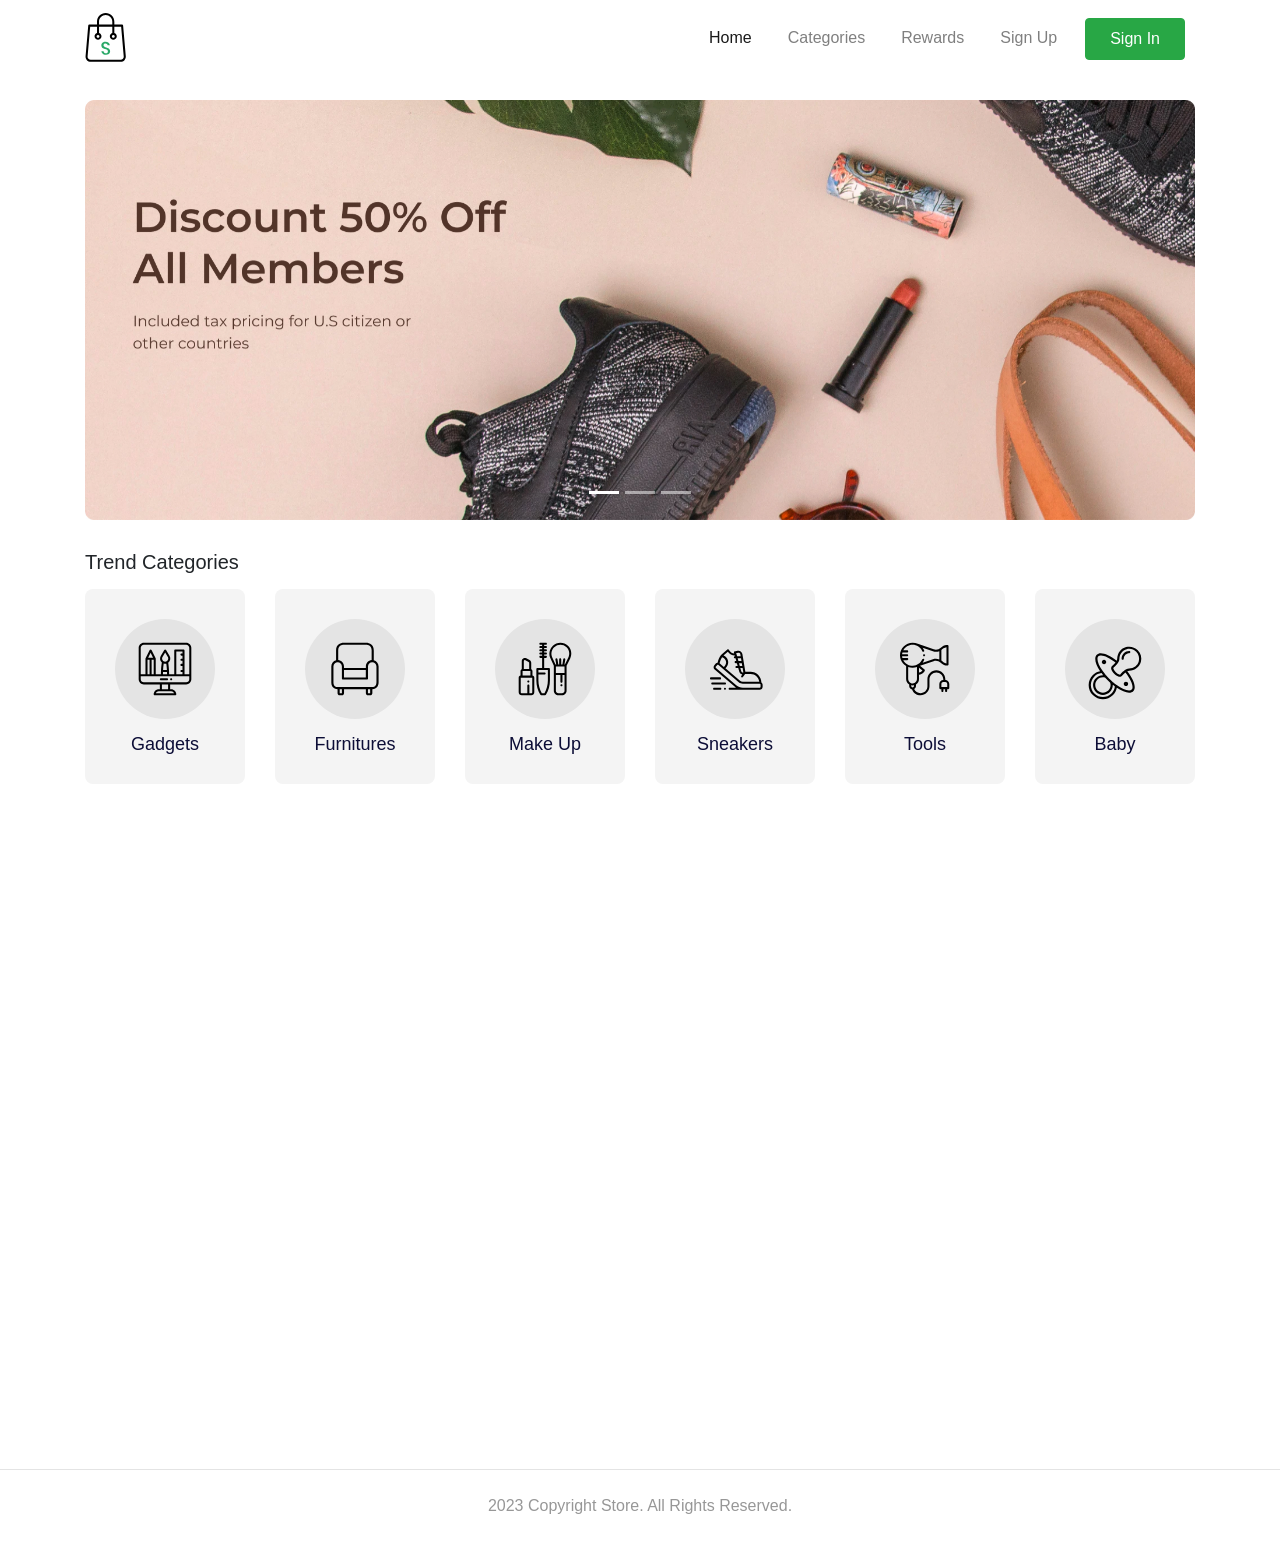
<file: index.html>
<!DOCTYPE html>
<html lang="en">

<head>
  <meta charset="utf-8" />
  <meta name="viewport" content="width=device-width, initial-scale=1, shrink-to-fit=no" />
  <meta name="description" content="" />
  <meta name="author" content="" />

  <title>Store - Your Best Marketplace</title>

  <link href="https://unpkg.com/aos@2.3.1/dist/aos.css" rel="stylesheet" />
  <link href="style/main.css" rel="stylesheet" />
  <link rel="stylesheet" href="https://cdn.jsdelivr.net/npm/bootstrap@4.5.3/dist/css/bootstrap.min.css"
    integrity="sha384-TX8t27EcRE3e/ihU7zmQxVncDAy5uIKz4rEkgIXeMed4M0jlfIDPvg6uqKI2xXr2" crossorigin="anonymous">
</head>

<body>
  <nav class="navbar navbar-expand-lg navbar-light navbar-store fixed-top navbar-fixed-top" data-aos="fade-down">
    <div class="container">
      <a href="index.html" class="navbar-brand">
        <img src="/images/logo.svg" alt="">
      </a>
      <button class="navbar-toggler" type="button" data-toggle="collapse" data-target="#navbarResponsive">
        <span class="navbar-toggler-icon"></span>
      </button>
      <div class="collapse navbar-collapse" id="navbarResponsive">
        <ul class="navbar-nav ml-auto">
          <li class="nav-item active">
            <a href="/index.html" class="nav-link">Home</a>
          </li>
          <li class="nav-item">
            <a href="/categories.html" class="nav-link">Categories</a>
          </li>
          <li class="nav-item">
            <a href="#" class="nav-link">Rewards</a>
          </li>
          <li class="nav-item">
            <a href="/register.html" class="nav-link">Sign Up</a>
          </li>
          <li class="nav-item">
            <a href="/login.html" class="btn btn-success nav-link px-4 text-white">Sign In</a>
          </li>
        </ul>
      </div>
    </div>
  </nav>

  <!-- Page Content -->
  <div class="page-content page-home">
    <section class="store-carousel">
      <div class="container">
        <div class="row">
          <div class="col-lg-12" data-aos="zoom-in-up">
            <div id="storeCarousel" class="carousel slide" data-ride="carousel">
              <ol class="carousel-indicators">
                <li class="active" data-target="#storeCarousel" data-slide-to="0"></li>
                <li data-target="#storeCarousel" data-slide-to="1"></li>
                <li data-target="#storeCarousel" data-slide-to="2"></li>
              </ol>
              <div class="carousel-inner">
                <div class="carousel-item active">
                  <img src="/images/banner.jpg" alt="" class="d-block w-100">
                </div>
              </div>
              <div class="carousel-inner">
                <div class="carousel-item ">
                  <img src="/images/banner.jpg" alt="" class="d-block w-100">
                </div>
              </div>
              <div class="carousel-inner">
                <div class="carousel-item ">
                  <img src="/images/banner.jpg" alt="" class="d-block w-100">
                </div>
              </div>
            </div>
          </div>
        </div>
      </div>
    </section>

    <section class="store-trend-categories">
      <div class="container">
        <div class="row">
          <div class="col-12" data-aos="fade-up">
            <h5>Trend Categories</h5>
          </div>
        </div>
        <div class="row">
          <div class="col-6 col-md-3 col-lg-2" data-aos="fade-up" data-aos-delay="100">
            <a class="component-categories d-block" href="#">
              <div class="categories-image">
                <img src="/images/categories-gadget.svg" alt="Gadgets Categories" class="w-100" />
              </div>
              <p class="categories-text">
                Gadgets
              </p>
            </a>
          </div>
          <div class="col-6 col-md-3 col-lg-2" data-aos="fade-up" data-aos-delay="200">
            <a class="component-categories d-block" href="#">
              <div class="categories-image">
                <img src="/images/categories-furniture.svg" alt="Furnitures Categories" class="w-100">
              </div>
              <p class="categories-text">
                Furnitures
              </p>
            </a>
          </div>
          <div class="col-6 col-md-3 col-lg-2" data-aos="fade-up" data-aos-delay="300">
            <a href="#" class="component-categories d-block">
              <div class="categories-image">
                <img src="/images/categories-makeup.svg" alt="" class="w-100">
              </div>
              <p class="categories-text">
                Make Up
              </p>
            </a>
          </div>
          <div class="col-6 col-md-3 col-lg-2" data-aos="fade-up" data-aos-delay="400">
            <a href="#" class="component-categories d-block">
              <div class="categories-image">
                <img src="/images/categories-sneaker.svg" alt="" class="w-100">
              </div>
              <p class="categories-text">
                Sneakers
              </p>
            </a>
          </div>
          <div class="col-6 col-md-3 col-lg-2" data-aos="fade-up" data-aos-delay="500">
            <a href="#" class="component-categories d-block">
              <div class="categories-image">
                <img src="/images/categories-tools.svg" alt="" class="w-100">
              </div>
              <p class="categories-text">
                Tools
              </p>
            </a>
          </div>
          <div class="col-6 col-md-3 col-lg-2" data-aos="fade-up" data-aos-delay="600">
            <a href="#" class="component-categories d-block">
              <div class="categories-image">
                <img src="/images/categories-baby.svg" alt="" class="w-100">
              </div>
              <p class="categories-text">
                Baby
              </p>
            </a>
          </div>
        </div>
      </div>
    </section>

    <section class="store-new-product">
      <div class="container">
        <div class="row">
          <div class="col-12" data-aos="fade-up">
            <h5>New Product</h5>
          </div>
        </div>
        <div class="row">
          <div class="col-6 col-md-4 col-lg-3" data-aos="fade-up" data-aos-delay="100">
            <a href="/details.html" class="component-products d-block">
              <div class="products-thumbnail">
                <div class="products-image" style="background-image: url('/images/pic.jpg')"></div>

              </div>
              <div class="products-text">
                Apple Watch 4
              </div>
              <div class="products-price">
                $890
              </div>
            </a>
          </div>
          <div class="col-6 col-md-4 col-lg-3" data-aos="fade-up" data-aos-delay="200">
            <a href="/details.html" class="component-products d-block">
              <div class="products-thumbnail">
                <div class="products-image" style="background-image: url('/images/pic2.jpg')"></div>

              </div>
              <div class="products-text">
                Orange Bogotta
              </div>
              <div class="products-price">
                $94,509
              </div>
            </a>
          </div>
          <div class="col-6 col-md-4 col-lg-3" data-aos="fade-up" data-aos-delay="300">
            <a href="/details.html" class="component-products d-block">
              <div class="products-thumbnail">
                <div class="products-image" style="background-image: url('/images/pic3.jpg')"></div>

              </div>
              <div class="products-text">
                Sofa Ternyaman
              </div>
              <div class="products-price">
                $1,409
              </div>
            </a>
          </div>
          <div class="col-6 col-md-4 col-lg-3" data-aos="fade-up" data-aos-delay="400">
            <a href="/details.html" class="component-products d-block">
              <div class="products-thumbnail">
                <div class="products-image" style="background-image: url('/images/pic4.jpg')"></div>

              </div>
              <div class="products-text">
                Bubuk Maketti
              </div>
              <div class="products-price">
                $225
              </div>
            </a>
          </div>
          <div class="col-6 col-md-4 col-lg-3" data-aos="fade-up" data-aos-delay="500">
            <a href="/details.html" class="component-products d-block">
              <div class="products-thumbnail">
                <div class="products-image" style="background-image: url('/images/pic5.jpg')"></div>

              </div>
              <div class="products-text">
                Tatakan Gelas
              </div>
              <div class="products-price">
                $45,184
              </div>
            </a>
          </div>
          <div class="col-6 col-md-4 col-lg-3" data-aos="fade-up" data-aos-delay="600">
            <a href="/details.html" class="component-products d-block">
              <div class="products-thumbnail">
                <div class="products-image" style="background-image: url('/images/pic6.jpg')"></div>

              </div>
              <div class="products-text">
                Mavic Kawe
              </div>
              <div class="products-price">
                $503
              </div>
            </a>
          </div>
          <div class="col-6 col-md-4 col-lg-3" data-aos="fade-up" data-aos-delay="700">
            <a href="/details.html" class="component-products d-block">
              <div class="products-thumbnail">
                <div class="products-image" style="background-image: url('/images/pic7.jpg')"></div>

              </div>
              <div class="products-text">
                Black Edition Nike
              </div>
              <div class="products-price">
                $70,482
              </div>
            </a>
          </div>
          <div class="col-6 col-md-4 col-lg-3" data-aos="fade-up" data-aos-delay="800">
            <a href="/details.html" class="component-products d-block">
              <div class="products-thumbnail">
                <div class="products-image" style="background-image: url('/images/pic8.jpg')"></div>

              </div>
              <div class="products-text">
                Monkey Toys
              </div>
              <div class="products-price">
                $783
              </div>
            </a>
          </div>
        </div>
      </div>
    </section>
  </div>

  <footer>
    <div class="container">
      <div class="row">
        <div class="col-12 text-center">
          <p class="pt-4 pb-2">
            2023 Copyright Store. All Rights Reserved.
          </p>
        </div>
      </div>
    </div>
  </footer>


  <!-- Bootstrap core JavaScript -->
  <script src="/vendor/jquery/jquery.slim.min.js"></script>
  <script src="/vendor/bootstrap/js/bootstrap.bundle.min.js"></script>
  <!-- <script src="https://code.jquery.com/jquery-3.5.1.slim.min.js"
    integrity="sha384-DfXdz2htPH0lsSSs5nCTpuj/zy4C+OGpamoFVy38MVBnE+IbbVYUew+OrCXaRkfj"
    crossorigin="anonymous"></script>
  <script src="https://cdn.jsdelivr.net/npm/popper.js@1.16.1/dist/umd/popper.min.js"
    integrity="sha384-9/reFTGAW83EW2RDu2S0VKaIzap3H66lZH81PoYlFhbGU+6BZp6G7niu735Sk7lN"
    crossorigin="anonymous"></script>
  <script src="https://cdn.jsdelivr.net/npm/bootstrap@4.5.3/dist/js/bootstrap.min.js"
    integrity="sha384-w1Q4orYjBQndcko6MimVbzY0tgp4pWB4lZ7lr30WKz0vr/aWKhXdBNmNb5D92v7s"
    crossorigin="anonymous"></script> -->
  <script src="https://unpkg.com/aos@2.3.1/dist/aos.js"></script>

  <script>
    AOS.init();
  </script>
  <script src="/script/navbar-scroll.js"></script>
</body>

</html>
</file>
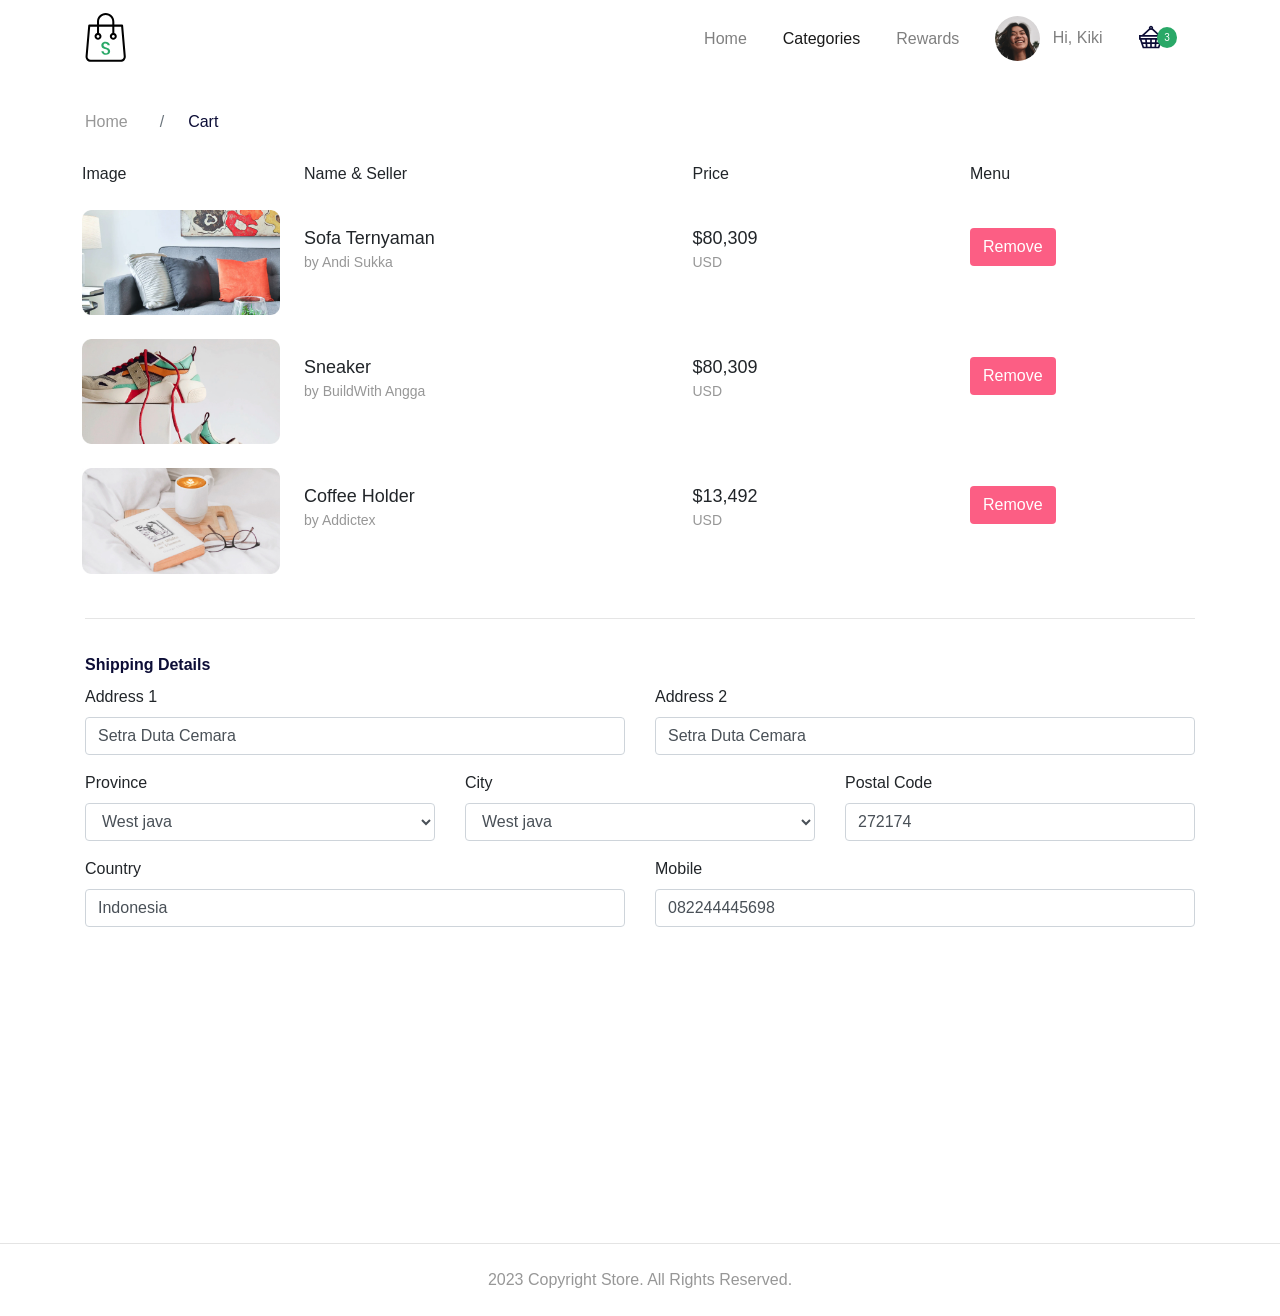
<file: cart.html>
<!DOCTYPE html>
<html lang="en">

<head>
  <meta charset="utf-8" />
  <meta name="viewport" content="width=device-width, initial-scale=1, shrink-to-fit=no" />
  <meta name="description" content="" />
  <meta name="author" content="" />

  <title>Store - Your Best Marketplace</title>

  <link href="https://unpkg.com/aos@2.3.1/dist/aos.css" rel="stylesheet" />
  <link href="style/main.css" rel="stylesheet" />
  <link rel="stylesheet" href="https://cdn.jsdelivr.net/npm/bootstrap@4.5.3/dist/css/bootstrap.min.css"
    integrity="sha384-TX8t27EcRE3e/ihU7zmQxVncDAy5uIKz4rEkgIXeMed4M0jlfIDPvg6uqKI2xXr2" crossorigin="anonymous">
</head>

<body>
  <nav class="navbar navbar-expand-lg navbar-light navbar-store fixed-top navbar-fixed-top" data-aos="fade-down">
    <div class="container">
      <a href="index.html" class="navbar-brand">
        <img src="/images/logo.svg" alt="">
      </a>
      <button class="navbar-toggler" type="button" data-toggle="collapse" data-target="#navbarResponsive">
        <span class="navbar-toggler-icon"></span>
      </button>
      <div class="collapse navbar-collapse" id="navbarResponsive">
        <ul class="navbar-nav ml-auto">
          <li class="nav-item ">
            <a href="/index.html" class="nav-link">Home</a>
          </li>
          <li class="nav-item active">
            <a href="/categories.html" class="nav-link">Categories</a>
          </li>
          <li class="nav-item">
            <a href="#" class="nav-link">Rewards</a>
          </li>
        </ul>
        <!-- Desktop Menu -->
        <ul class="navbar-nav d-none d-lg-flex">
          <li class="nav-item dropdown">
            <a href="#" class="nav-link" id="navbarDropdown" role="button" data-toggle="dropdown">
              <img src="/images/icon-user.png" alt="" class="rounded-circle mr-2 profile-picture">
              Hi, Kiki
            </a>
            <div class="dropdown-menu">
              <a href="/dashboard.html" class="dropdown-item">Dashboard</a>
              <a href="/dashboard-account.html" class="dropdown-item">Settings</a>
              <div class="dropdown-divider"></div>
              <a href="/" class="dropdown-item"></a>
            </div>
          </li>
          <li class="nav-item">
            <a href="#" class="nav-link d-inline-block mt-2">
              <img src="/images/icon-cart-filled.svg" alt="">
              <div class="cart-badge">3</div>
            </a>
          </li>
        </ul>

        <ul class="navbar-nav d-block d-lg-none">
          <li class="nav-item">
            <a href="#" class="nav-link">
              Hi, Kiki
            </a>
          </li>
          <li class="nav-item">
            <a href="#" class="nav-link d-inline-block">
              Cart
            </a>
          </li>
        </ul>
      </div>
    </div>
  </nav>

  <!-- Page Content -->
  <div class="page-content page-cart">
    <section class="store-breadcrumbs" data-aos="fade-down" data-aos-delay="100">
      <div class="container">
        <div class="row">
          <div class="col-12">
            <nav>
              <ol class="breadcrumb">
                <li class="breadcrumb-item">
                  <a href="/index.html">Home</a>
                </li>
                <li class="breadcrumb-item active">
                  Cart
                </li>
              </ol>
            </nav>
          </div>
        </div>
      </div>
    </section>

    <section class="store-cart">
      <div class="container">
        <div class="row" data-aos="fade-up" data-aos-delay="100">
          <div class="col-12 table-responsive">
            <table class="table table-borderless table-cart">
              <thead>
                <tr>
                  <td>Image</td>
                  <td>Name &amp; Seller</td>
                  <td>Price</td>
                  <td>Menu</td>
                </tr>
              </thead>
              <tbody>
                <tr>
                  <td style="width: 20%;"><img src="/images/product-cart-1.jpg" alt="" class="cart-image w-100"></td>
                  <td>
                    <div class="product-title">Sofa Ternyaman</div>
                    <div class="product-subtitle">by Andi Sukka</div>
                  </td>
                  <td style="width: 25%;">
                    <div class="product-title">$80,309</div>
                    <div class="product-subtitle">USD</div>
                  </td>
                  <td style="width: 20%;">
                    <a href="#" class="btn btn-remove-cart">Remove</a>
                  </td>
                </tr>
                <tr>
                  <td style="width: 20%;"><img src="/images/product-cart-2.jpg" alt="" class="cart-image w-100"></td>
                  <td>
                    <div class="product-title">Sneaker</div>
                    <div class="product-subtitle">by BuildWith Angga</div>
                  </td>
                  <td style="width: 25%;">
                    <div class="product-title">$80,309</div>
                    <div class="product-subtitle">USD</div>
                  </td>
                  <td style="width: 20%;">
                    <a href="#" class="btn btn-remove-cart">Remove</a>
                  </td>
                </tr>
                <tr>
                  <td style="width: 20%;"><img src="/images/product-cart-3.jpg" alt="" class="cart-image w-100"></td>
                  <td>
                    <div class="product-title">Coffee Holder</div>
                    <div class="product-subtitle">by Addictex</div>
                  </td>
                  <td style="width: 25%;">
                    <div class="product-title">$13,492</div>
                    <div class="product-subtitle">USD</div>
                  </td>
                  <td style="width: 20%;">
                    <a href="#" class="btn btn-remove-cart">Remove</a>
                  </td>
                </tr>
              </tbody>
            </table>
          </div>
        </div>
        <div class="row" data-aos="fade-up" data-aos-delay="150">
          <div class="col-12">
            <hr>
          </div>
          <div class="col-12">
            <h2 class="mb-2">Shipping Details</h2>
          </div>
        </div>
        <div class="row mb-1" data-aos="fade-up" data-aos-delay="200">
          <div class="col-md-6">
            <div class="form-group">
              <label for="addressOne">Address 1</label>
              <input type="text" class="form-control" id="addressOne" name="addressOne" value="Setra Duta Cemara">
            </div>
          </div>
          <div class="col-md-6">
            <div class="form-group">
              <label for="addressTwo">Address 2</label>
              <input type="text" class="form-control" id="addressTwo" name="addressTwo" value="Setra Duta Cemara">
            </div>
          </div>
          <div class="col-md-4">
            <div class="form-group">
              <label for="province">Province</label>
              <select class="form-control" name="province" id="province">
                <option value="West java">West java</option>
                <option value="East java">East java</option>
                <option value="Middle java">Middle java</option>
              </select>
            </div>
          </div>
          <div class="col-md-4">
            <div class="form-group">
              <label for="city">City</label>
              <select class="form-control" name="city" id="province">
                <option value="West java">West java</option>
                <option value="East java">East java</option>
                <option value="Middle java">Middle java</option>
              </select>
            </div>
          </div>
          <div class="col-md-4">
            <div class="form-group">
              <label for="postalCode">Postal Code</label>
              <input type="text" class="form-control" id="postalCode" name="postalCode" value="272174">
            </div>
          </div>
          <div class="col-md-6">
            <div class="form-group">
              <label for="country">Country</label>
              <input type="text" class="form-control" id="country" name="country" value="Indonesia">
            </div>
          </div>
          <div class="col-md-6">
            <div class="form-group">
              <label for="mobile">Mobile</label>
              <input type="text" class="form-control" id="mobile" name="mobile" value="082244445698">
            </div>
          </div>
        </div>
        <div class="row" data-aos="fade-up" data-aos-delay="150">
          <div class="col-12">
            <hr>
          </div>
          <div class="col-12">
            <h2 class="mb-2">Payment Informations</h2>
          </div>
        </div>
        <div class="row" data-aos="fade-up" data-aos-delay="200">
          <div class="col-4 col-md-2">
            <div class="product-title">$10</div>
            <div class="product-subtitle">Country Tax</div>
          </div>
          <div class="col-4 col-md-3">
            <div class="product-title">$280</div>
            <div class="product-subtitle">Product Insurance</div>
          </div>
          <div class="col-4 col-md-2">
            <div class="product-title">$580</div>
            <div class="product-subtitle">Ship to Jakarta</div>
          </div>
          <div class="col-4 col-md-2">
            <div class="product-title text-success">$392,409</div>
            <div class="product-subtitle">Total</div>
          </div>
          <div class="col-8 col-md-3">
            <a href="/success.html" class="btn btn-success mt-4 px-4 btn-block">Checkout Now</a>
          </div>
        </div>
      </div>
    </section>

  </div>

  <footer>
    <div class="container">
      <div class="row">
        <div class="col-12 text-center">
          <p class="pt-4 pb-2">
            2023 Copyright Store. All Rights Reserved.
          </p>
        </div>
      </div>
    </div>
  </footer>


  <!-- Bootstrap core JavaScript -->
  <script src="/vendor/jquery/jquery.slim.min.js"></script>
  <script src="/vendor/bootstrap/js/bootstrap.bundle.min.js"></script>
  <script src="https://unpkg.com/aos@2.3.1/dist/aos.js"></script>

  <script>
    AOS.init();
  </script>
  <script src="/vendor/vue/vue.js"></script>
  <script src="/script/navbar-scroll.js"></script>

  <script src="/script/navbar-scroll.js"></script>
</body>

</html>
</file>
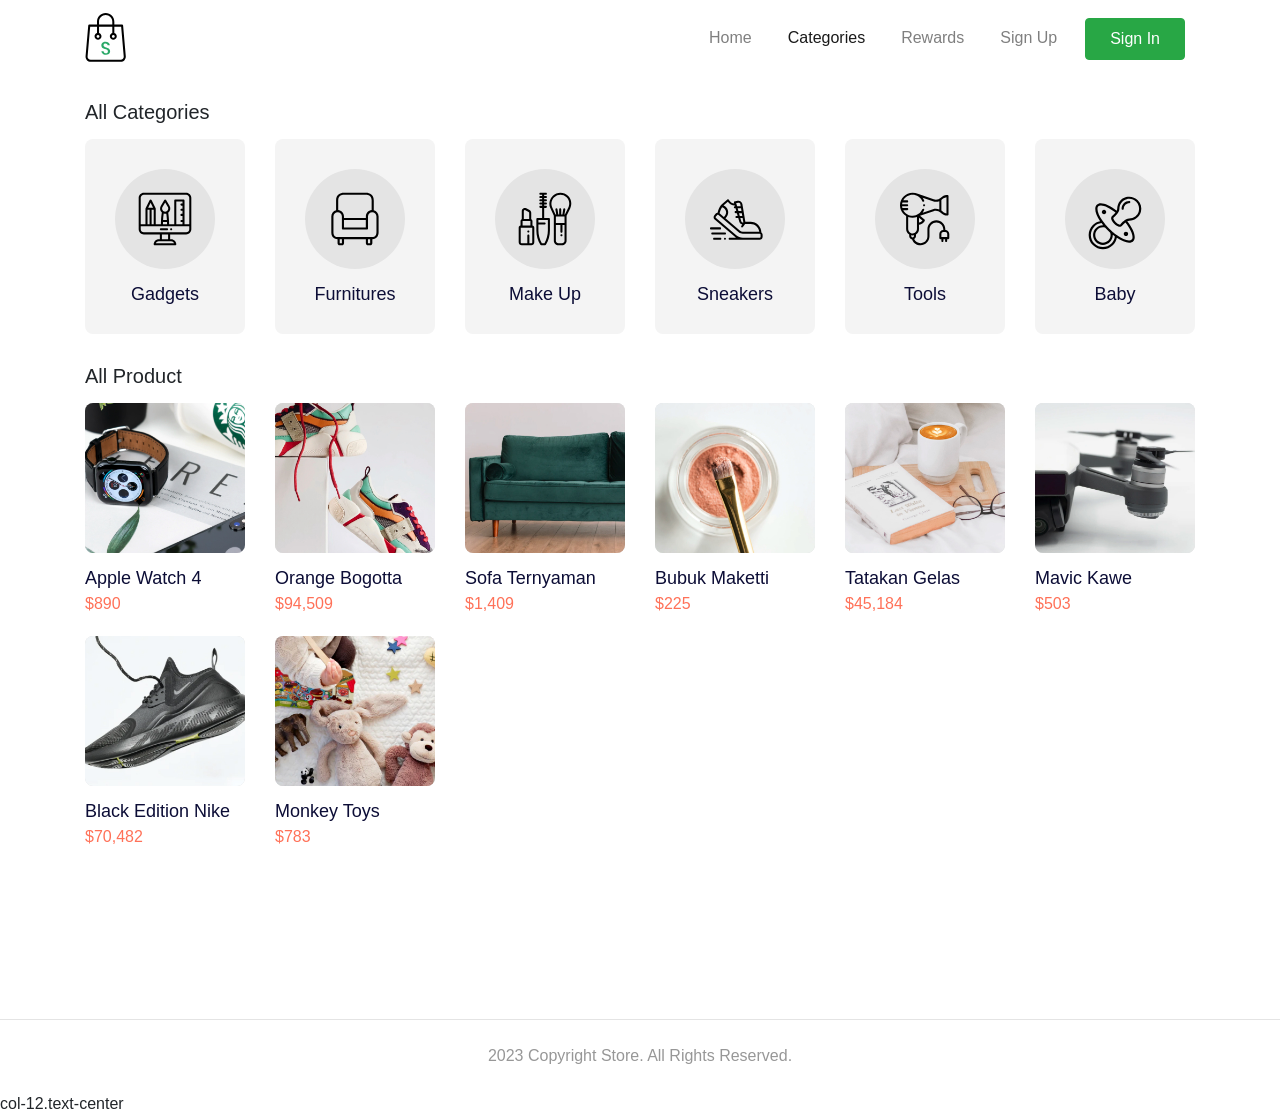
<file: categories.html>
<!DOCTYPE html>
<html lang="en">

<head>
  <meta charset="utf-8" />
  <meta name="viewport" content="width=device-width, initial-scale=1, shrink-to-fit=no" />
  <meta name="description" content="" />
  <meta name="author" content="" />

  <title>Store - Your Best Marketplace</title>

  <link href="https://unpkg.com/aos@2.3.1/dist/aos.css" rel="stylesheet" />
  <link href="style/main.css" rel="stylesheet" />
  <link rel="stylesheet" href="https://cdn.jsdelivr.net/npm/bootstrap@4.5.3/dist/css/bootstrap.min.css"
    integrity="sha384-TX8t27EcRE3e/ihU7zmQxVncDAy5uIKz4rEkgIXeMed4M0jlfIDPvg6uqKI2xXr2" crossorigin="anonymous">
</head>

<body>
  <nav class="navbar navbar-expand-lg navbar-light navbar-store fixed-top navbar-fixed-top" data-aos="fade-down">
    <div class="container">
      <a href="index.html" class="navbar-brand">
        <img src="/images/logo.svg" alt="">
      </a>
      <button class="navbar-toggler" type="button" data-toggle="collapse" data-target="#navbarResponsive">
        <span class="navbar-toggler-icon"></span>
      </button>
      <div class="collapse navbar-collapse" id="navbarResponsive">
        <ul class="navbar-nav ml-auto">
          <li class="nav-item ">
            <a href="/index.html" class="nav-link">Home</a>
          </li>
          <li class="nav-item active">
            <a href="/categories.html" class="nav-link">Categories</a>
          </li>
          <li class="nav-item">
            <a href="#" class="nav-link">Rewards</a>
          </li>
          <li class="nav-item">
            <a href="/register.html" class="nav-link">Sign Up</a>
          </li>
          <li class="nav-item">
            <a href="/login.html" class="btn btn-success nav-link px-4 text-white">Sign In</a>
          </li>
        </ul>
      </div>
    </div>
  </nav>

  <!-- Page Content -->
  <div class="page-content page-home">


    <section class="store-trend-categories">
      <div class="container">
        <div class="row">
          <div class="col-12" data-aos="fade-up">
            <h5>All Categories</h5>
          </div>
        </div>
        <div class="row">
          <div class="col-6 col-md-3 col-lg-2" data-aos="fade-up" data-aos-delay="100">
            <a class="component-categories d-block" href="#">
              <div class="categories-image">
                <img src="/images/categories-gadget.svg" alt="Gadgets Categories" class="w-100" />
              </div>
              <p class="categories-text">
                Gadgets
              </p>
            </a>
          </div>
          <div class="col-6 col-md-3 col-lg-2" data-aos="fade-up" data-aos-delay="200">
            <a class="component-categories d-block" href="#">
              <div class="categories-image">
                <img src="/images/categories-furniture.svg" alt="Furnitures Categories" class="w-100">
              </div>
              <p class="categories-text">
                Furnitures
              </p>
            </a>
          </div>
          <div class="col-6 col-md-3 col-lg-2" data-aos="fade-up" data-aos-delay="300">
            <a href="#" class="component-categories d-block">
              <div class="categories-image">
                <img src="/images/categories-makeup.svg" alt="" class="w-100">
              </div>
              <p class="categories-text">
                Make Up
              </p>
            </a>
          </div>
          <div class="col-6 col-md-3 col-lg-2" data-aos="fade-up" data-aos-delay="400">
            <a href="#" class="component-categories d-block">
              <div class="categories-image">
                <img src="/images/categories-sneaker.svg" alt="" class="w-100">
              </div>
              <p class="categories-text">
                Sneakers
              </p>
            </a>
          </div>
          <div class="col-6 col-md-3 col-lg-2" data-aos="fade-up" data-aos-delay="500">
            <a href="#" class="component-categories d-block">
              <div class="categories-image">
                <img src="/images/categories-tools.svg" alt="" class="w-100">
              </div>
              <p class="categories-text">
                Tools
              </p>
            </a>
          </div>
          <div class="col-6 col-md-3 col-lg-2" data-aos="fade-up" data-aos-delay="600">
            <a href="#" class="component-categories d-block">
              <div class="categories-image">
                <img src="/images/categories-baby.svg" alt="" class="w-100">
              </div>
              <p class="categories-text">
                Baby
              </p>
            </a>
          </div>
        </div>
      </div>
    </section>

    <section class="store-new-product">
      <div class="container">
        <div class="row">
          <div class="col-12" data-aos="fade-up">
            <h5>All Product</h5>
          </div>
        </div>
        <div class="row">
          <div class="col-6 col-md-4 col-lg-2" data-aos="fade-up" data-aos-delay="100">
            <a href="/details.html" class="component-products d-block">
              <div class="products-thumbnail">
                <div class="products-image" style="background-image: url('/images/pic.jpg')"></div>

              </div>
              <div class="products-text">
                Apple Watch 4
              </div>
              <div class="products-price">
                $890
              </div>
            </a>
          </div>
          <div class="col-6 col-md-4 col-lg-2" data-aos="fade-up" data-aos-delay="200">
            <a href="/details.html" class="component-products d-block">
              <div class="products-thumbnail">
                <div class="products-image" style="background-image: url('/images/pic2.jpg')"></div>

              </div>
              <div class="products-text">
                Orange Bogotta
              </div>
              <div class="products-price">
                $94,509
              </div>
            </a>
          </div>
          <div class="col-6 col-md-4 col-lg-2" data-aos="fade-up" data-aos-delay="300">
            <a href="/details.html" class="component-products d-block">
              <div class="products-thumbnail">
                <div class="products-image" style="background-image: url('/images/pic3.jpg')"></div>

              </div>
              <div class="products-text">
                Sofa Ternyaman
              </div>
              <div class="products-price">
                $1,409
              </div>
            </a>
          </div>
          <div class="col-6 col-md-4 col-lg-2" data-aos="fade-up" data-aos-delay="400">
            <a href="/details.html" class="component-products d-block">
              <div class="products-thumbnail">
                <div class="products-image" style="background-image: url('/images/pic4.jpg')"></div>

              </div>
              <div class="products-text">
                Bubuk Maketti
              </div>
              <div class="products-price">
                $225
              </div>
            </a>
          </div>
          <div class="col-6 col-md-4 col-lg-2" data-aos="fade-up" data-aos-delay="500">
            <a href="/details.html" class="component-products d-block">
              <div class="products-thumbnail">
                <div class="products-image" style="background-image: url('/images/pic5.jpg')"></div>

              </div>
              <div class="products-text">
                Tatakan Gelas
              </div>
              <div class="products-price">
                $45,184
              </div>
            </a>
          </div>
          <div class="col-6 col-md-4 col-lg-2" data-aos="fade-up" data-aos-delay="600">
            <a href="/details.html" class="component-products d-block">
              <div class="products-thumbnail">
                <div class="products-image" style="background-image: url('/images/pic6.jpg')"></div>

              </div>
              <div class="products-text">
                Mavic Kawe
              </div>
              <div class="products-price">
                $503
              </div>
            </a>
          </div>
          <div class="col-6 col-md-4 col-lg-2" data-aos="fade-up" data-aos-delay="700">
            <a href="/details.html" class="component-products d-block">
              <div class="products-thumbnail">
                <div class="products-image" style="background-image: url('/images/pic7.jpg')"></div>

              </div>
              <div class="products-text">
                Black Edition Nike
              </div>
              <div class="products-price">
                $70,482
              </div>
            </a>
          </div>
          <div class="col-6 col-md-4 col-lg-2" data-aos="fade-up" data-aos-delay="800">
            <a href="/details.html" class="component-products d-block">
              <div class="products-thumbnail">
                <div class="products-image" style="background-image: url('/images/pic8.jpg')"></div>

              </div>
              <div class="products-text">
                Monkey Toys
              </div>
              <div class="products-price">
                $783
              </div>
            </a>
          </div>
        </div>
      </div>
    </section>
  </div>

  <footer>
    <div class="container">
      <div class="row">
        <div class="col-12 text-center">
          <p class="pt-4 pb-2">
            2023 Copyright Store. All Rights Reserved.
          </p>
        </div>
      </div>
    </div>col-12.text-center
  </footer>


  <!-- Bootstrap core JavaScript -->
  <script src="/vendor/jquery/jquery.slim.min.js"></script>
  <script src="/vendor/bootstrap/js/bootstrap.bundle.min.js"></script>
  <!-- <script src="https://code.jquery.com/jquery-3.5.1.slim.min.js"
    integrity="sha384-DfXdz2htPH0lsSSs5nCTpuj/zy4C+OGpamoFVy38MVBnE+IbbVYUew+OrCXaRkfj"
    crossorigin="anonymous"></script>
  <script src="https://cdn.jsdelivr.net/npm/popper.js@1.16.1/dist/umd/popper.min.js"
    integrity="sha384-9/reFTGAW83EW2RDu2S0VKaIzap3H66lZH81PoYlFhbGU+6BZp6G7niu735Sk7lN"
    crossorigin="anonymous"></script>
  <script src="https://cdn.jsdelivr.net/npm/bootstrap@4.5.3/dist/js/bootstrap.min.js"
    integrity="sha384-w1Q4orYjBQndcko6MimVbzY0tgp4pWB4lZ7lr30WKz0vr/aWKhXdBNmNb5D92v7s"
    crossorigin="anonymous"></script> -->
  <script src="https://unpkg.com/aos@2.3.1/dist/aos.js"></script>

  <script>
    AOS.init();
  </script>
  <script src="/script/navbar-scroll.js"></script>
</body>

</html>
</file>
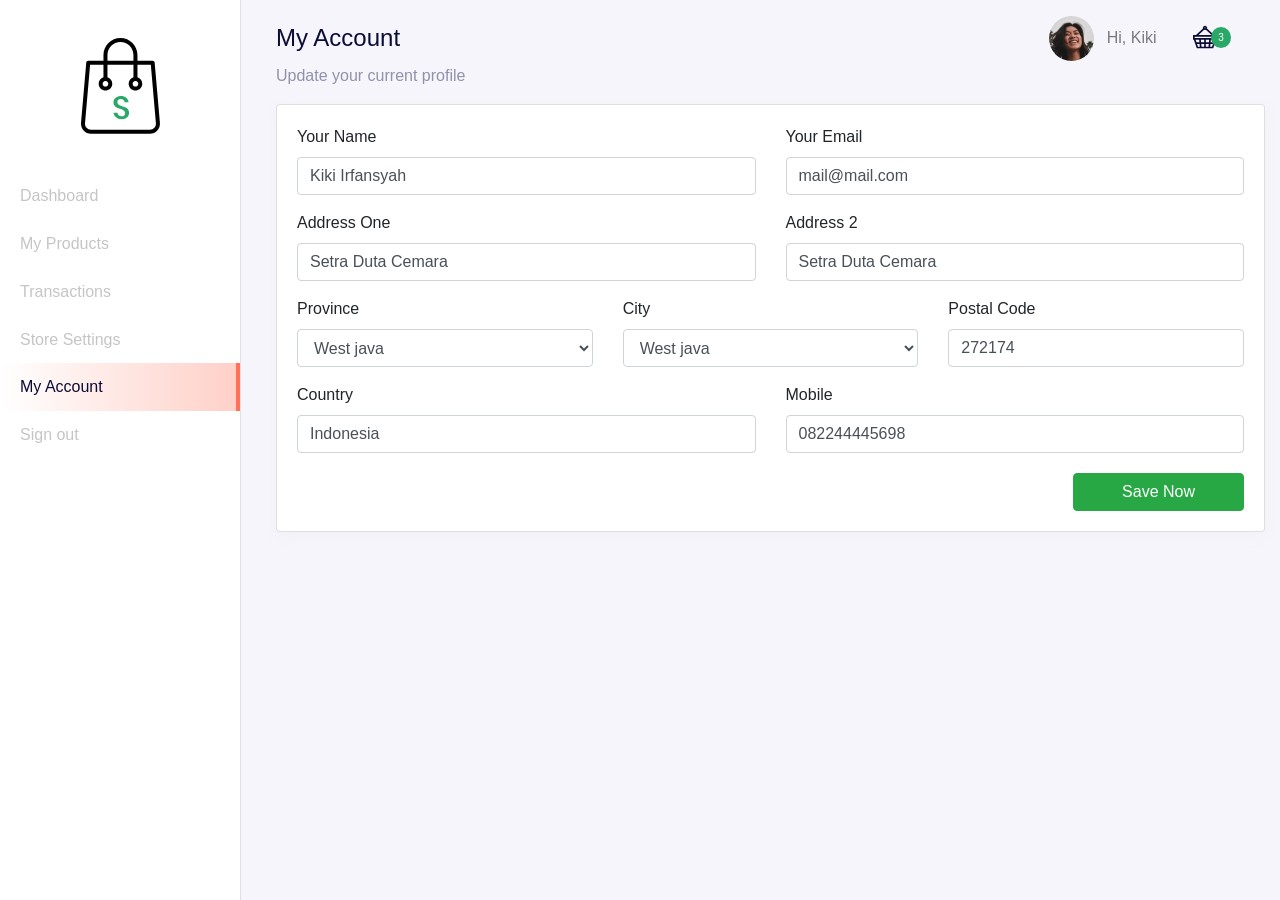
<file: dashboard-account.html>
<!DOCTYPE html>
<html lang="en">

<head>
  <meta charset="utf-8" />
  <meta name="viewport" content="width=device-width, initial-scale=1, shrink-to-fit=no" />
  <meta name="description" content="" />
  <meta name="author" content="" />

  <title>Store - Your Best Marketplace</title>

  <link href="https://unpkg.com/aos@2.3.1/dist/aos.css" rel="stylesheet" />
  <link href="style/main.css" rel="stylesheet" />
  <link rel="stylesheet" href="https://cdn.jsdelivr.net/npm/bootstrap@4.5.3/dist/css/bootstrap.min.css"
    integrity="sha384-TX8t27EcRE3e/ihU7zmQxVncDAy5uIKz4rEkgIXeMed4M0jlfIDPvg6uqKI2xXr2" crossorigin="anonymous">
</head>

<body>

  <div class="page-dashboard">
    <div class="d-flex" id="wrapper" data-aos="fade-right">
      <!-- Sidebar -->
      <div class="border-right" id="sidebar-wrapper">
        <div class="sidebar-heading text-center">
          <img src="/images/dashboard-store-logo.svg" class="my-4" alt="">
        </div>
        <div class="list-group list-group-flush">
          <a href="/dashboard.html" class="list-group-item list-group-action ">Dashboard</a>
          <a href="/dashboard-products.html" class="list-group-item list-group-action">My Products</a>
          <a href="/dashboard-transactions.html" class="list-group-item list-group-action">Transactions</a>
          <a href="/dashboard-settings.html" class="list-group-item list-group-action ">Store Settings</a>
          <a href="/dashboard-account.html" class="list-group-item list-group-action active">My Account</a>
          <a href="/index.html" class="list-group-item list-group-action">Sign out</a>
        </div>
      </div>
      <!-- Page Content -->
      <div id="page-content-wrapper">
        <nav class="navbar navbar-expand-lg navbar-light navbar-store fixed-top" data-aos="fade-down">

          <div class="container-fluid">
            <button class="btn btn-secondary d-md-none mr-auto mr-2" id="menu-toggle">&laquo; Menu</button>
            <button class="navbar-toggler" type="button" data-toggle="collapse" data-target="#navbarSuportedContent">
              <span class="navbar-toggler-icon"></span>
            </button>
            <div class="collapse navbar-collapse" id="navbarSuportedContent">

              <!-- Desktop Menu -->
              <ul class="navbar-nav d-none d-lg-flex ml-auto">
                <li class="nav-item dropdown">
                  <a href="#" class="nav-link" id="navbarDropdown" role="button" data-toggle="dropdown">
                    <img src="/images/icon-user.png" alt="" class="rounded-circle mr-2 profile-picture">
                    Hi, Kiki
                  </a>
                  <div class="dropdown-menu">
                    <a href="/dashboard.html" class="dropdown-item">Dashboard</a>
                    <a href="/dashboard-account.html" class="dropdown-item">Settings</a>
                    <div class="dropdown-divider"></div>
                    <a href="/" class="dropdown-item"></a>
                  </div>
                </li>
                <li class="nav-item">
                  <a href="#" class="nav-link d-inline-block mt-2">
                    <img src="/images/icon-cart-filled.svg" alt="">
                    <div class="cart-badge">3</div>
                  </a>
                </li>
              </ul>

              <ul class="navbar-nav d-block d-lg-none">
                <li class="nav-item">
                  <a href="#" class="nav-link">
                    Hi, Kiki
                  </a>
                </li>
                <li class="nav-item">
                  <a href="#" class="nav-link d-inline-block">
                    Cart
                  </a>
                </li>
              </ul>
            </div>
          </div>
        </nav>

        <!-- Section Content -->
        <div class="section-content section-dashboard-home" data-aos="fade-up">
          <div class="container-fluid">
            <div class="dashboard-heading">
              <h2 class="dashboard-title">My Account</h2>
              <p class="dashboard-subtitle">
                Update your current profile
              </p>
            </div>
            <div class="dashboard-content">
              <div class="row">
                <div class="col-12">
                  <form action="">
                    <div class="card">
                      <div class="card-body">
                        <div class="row mb-1">
                          <div class="col-md-6">
                            <div class="form-group">
                              <label for="name">Your Name</label>
                              <input type="text" class="form-control" id="name" name="name" value="Kiki Irfansyah">
                            </div>
                          </div>
                          <div class="col-md-6">
                            <div class="form-group">
                              <label for="email">Your Email</label>
                              <input type="email" class="form-control" id="email" name="email" value="mail@mail.com">
                            </div>
                          </div>
                          <div class="col-md-6">
                            <div class="form-group">
                              <label for="addressOne">Address One</label>
                              <input type="text" class="form-control" id="addressOne" name="addressOne"
                                value="Setra Duta Cemara">
                            </div>
                          </div>
                          <div class="col-md-6">
                            <div class="form-group">
                              <label for="addressTwo">Address 2</label>
                              <input type="text" class="form-control" id="addressTwo" name="addressTwo"
                                value="Setra Duta Cemara">
                            </div>
                          </div>
                          <div class="col-md-4">
                            <div class="form-group">
                              <label for="province">Province</label>
                              <select class="form-control" name="province" id="province">
                                <option value="West java">West java</option>
                                <option value="East java">East java</option>
                                <option value="Middle java">Middle java</option>
                              </select>
                            </div>
                          </div>
                          <div class="col-md-4">
                            <div class="form-group">
                              <label for="city">City</label>
                              <select class="form-control" name="city" id="province">
                                <option value="West java">West java</option>
                                <option value="East java">East java</option>
                                <option value="Middle java">Middle java</option>
                              </select>
                            </div>
                          </div>
                          <div class="col-md-4">
                            <div class="form-group">
                              <label for="postalCode">Postal Code</label>
                              <input type="text" class="form-control" id="postalCode" name="postalCode" value="272174">
                            </div>
                          </div>
                          <div class="col-md-6">
                            <div class="form-group">
                              <label for="country">Country</label>
                              <input type="text" class="form-control" id="country" name="country" value="Indonesia">
                            </div>
                          </div>
                          <div class="col-md-6">
                            <div class="form-group">
                              <label for="mobile">Mobile</label>
                              <input type="text" class="form-control" id="mobile" name="mobile" value="082244445698">
                            </div>
                          </div>
                        </div>
                        <div class="row">
                          <div class="col text-right">
                            <button type="submit" class="btn btn-success px-5">Save Now</button>
                          </div>
                        </div>
                      </div>
                    </div>
                  </form>
                </div>
              </div>
            </div>
          </div>
        </div>
      </div>
    </div>
  </div>

  <!-- Bootstrap core JavaScript -->
  <script src="/vendor/jquery/jquery.slim.min.js"></script>
  <script src="/vendor/bootstrap/js/bootstrap.bundle.min.js"></script>

  <script src="https://unpkg.com/aos@2.3.1/dist/aos.js"></script>

  <script>
    AOS.init();
  </script>
  <script>
    $('#menu-toggle').click(function (e) {
      e.preventDefault(
        $('#wrapper').toggleClass('toggled')
      )
    })
  </script>
</body>

</html>
</file>
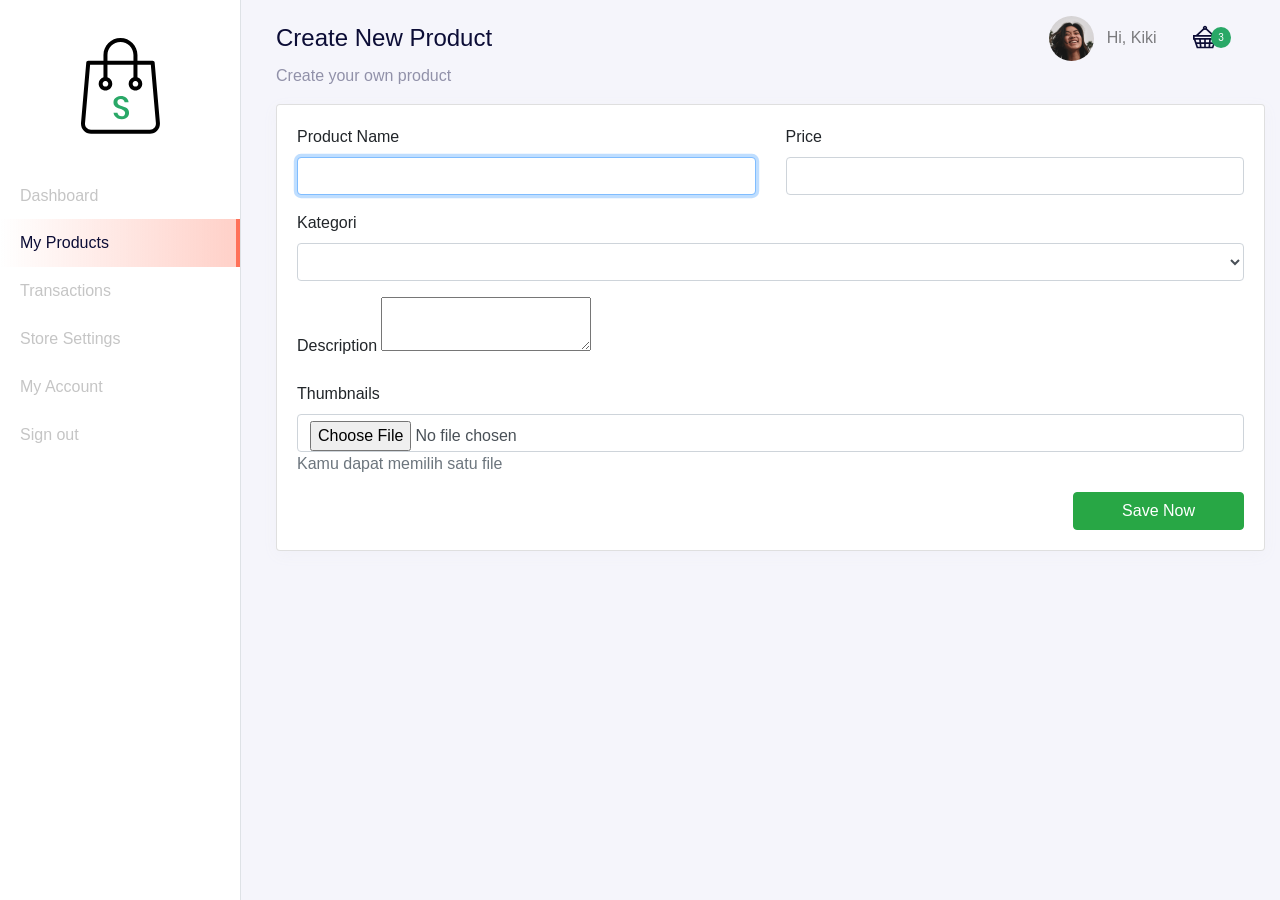
<file: dashboard-products-create.html>
<!DOCTYPE html>
<html lang="en">

<head>
  <meta charset="utf-8" />
  <meta name="viewport" content="width=device-width, initial-scale=1, shrink-to-fit=no" />
  <meta name="description" content="" />
  <meta name="author" content="" />

  <title>Store - Your Best Marketplace</title>

  <link href="https://unpkg.com/aos@2.3.1/dist/aos.css" rel="stylesheet" />
  <link href="style/main.css" rel="stylesheet" />
  <link rel="stylesheet" href="https://cdn.jsdelivr.net/npm/bootstrap@4.5.3/dist/css/bootstrap.min.css"
    integrity="sha384-TX8t27EcRE3e/ihU7zmQxVncDAy5uIKz4rEkgIXeMed4M0jlfIDPvg6uqKI2xXr2" crossorigin="anonymous">
</head>

<body>

  <div class="page-dashboard">
    <div class="d-flex" id="wrapper" data-aos="fade-right">
      <!-- Sidebar -->
      <div class="border-right" id="sidebar-wrapper">
        <div class="sidebar-heading text-center">
          <img src="/images/dashboard-store-logo.svg" class="my-4" alt="">
        </div>
        <div class="list-group list-group-flush">
          <a href="/dashboard.html" class="list-group-item list-group-action ">Dashboard</a>
          <a href="/dashboard-products.html" class="list-group-item list-group-action active">My Products</a>
          <a href="/dashboard-transactions.html" class="list-group-item list-group-action">Transactions</a>
          <a href="/dashboard-settings.html" class="list-group-item list-group-action ">Store Settings</a>
          <a href="/dashboard-account.html" class="list-group-item list-group-action">My Account</a>
          <a href="/index.html" class="list-group-item list-group-action">Sign out</a>
        </div>
      </div>
      <!-- Page Content -->
      <div id="page-content-wrapper">
        <nav class="navbar navbar-expand-lg navbar-light navbar-store fixed-top" data-aos="fade-down">

          <div class="container-fluid">
            <button class="btn btn-secondary d-md-none mr-auto mr-2" id="menu-toggle">&laquo; Menu</button>
            <button class="navbar-toggler" type="button" data-toggle="collapse" data-target="#navbarSuportedContent">
              <span class="navbar-toggler-icon"></span>
            </button>
            <div class="collapse navbar-collapse" id="navbarSuportedContent">

              <!-- Desktop Menu -->
              <ul class="navbar-nav d-none d-lg-flex ml-auto">
                <li class="nav-item dropdown">
                  <a href="#" class="nav-link" id="navbarDropdown" role="button" data-toggle="dropdown">
                    <img src="/images/icon-user.png" alt="" class="rounded-circle mr-2 profile-picture">
                    Hi, Kiki
                  </a>
                  <div class="dropdown-menu">
                    <a href="/dashboard.html" class="dropdown-item">Dashboard</a>
                    <a href="/dashboard-account.html" class="dropdown-item">Settings</a>
                    <div class="dropdown-divider"></div>
                    <a href="/" class="dropdown-item"></a>
                  </div>
                </li>
                <li class="nav-item">
                  <a href="#" class="nav-link d-inline-block mt-2">
                    <img src="/images/icon-cart-filled.svg" alt="">
                    <div class="cart-badge">3</div>
                  </a>
                </li>
              </ul>

              <ul class="navbar-nav d-block d-lg-none">
                <li class="nav-item">
                  <a href="#" class="nav-link">
                    Hi, Kiki
                  </a>
                </li>
                <li class="nav-item">
                  <a href="#" class="nav-link d-inline-block">
                    Cart
                  </a>
                </li>
              </ul>
            </div>
          </div>
        </nav>

        <!-- Section Content -->
        <div class="section-content section-dashboard-home" data-aos="fade-up">
          <div class="container-fluid">
            <div class="dashboard-heading">
              <h2 class="dashboard-title">Create New Product</h2>
              <p class="dashboard-subtitle">
                Create your own product
              </p>
            </div>
            <div class="dashboard-content">
              <div class="row">
                <div class="col-12">
                  <form action="">
                    <div class="card">
                      <div class="card-body">
                        <div class="row">
                          <div class="col-md-6">
                            <div class="form-group">
                              <label for="">Product Name</label>
                              <input type="text" name="" id="" class="form-control" autofocus>
                            </div>
                          </div>
                          <div class="col-md-6">
                            <div class="form-group">
                              <label for="">Price</label>
                              <input type="number" name="" id="" class="form-control" autofocus>
                            </div>
                          </div>
                          <div class="col-md-12">
                            <div class="form-group">
                              <label for="">Kategori</label>
                              <select name="category" class="form-control">
                                <option value="" disabled>Select category</option>
                              </select>
                            </div>
                          </div>
                          <div class="col-md-12">
                            <div class="form-group">
                              <label for="">Description</label>
                              <textarea name="editor"></textarea>
                            </div>
                          </div>
                          <div class="col-md-12">
                            <div class="form-group">
                              <label for="">Thumbnails</label>
                              <input type="file" name="" id="" class="form-control" autofocus>
                              <p class="text-muted">Kamu dapat memilih satu file</p>
                            </div>
                          </div>
                        </div>
                        <div class="row">
                          <div class="col text-right">
                            <button type="submit" class="btn btn-success px-5">Save Now</button>
                          </div>
                        </div>
                      </div>
                    </div>
                  </form>
                </div>
              </div>
            </div>
          </div>
        </div>
      </div>
    </div>
  </div>

  <!-- Bootstrap core JavaScript -->
  <script src="/vendor/jquery/jquery.slim.min.js"></script>
  <script src="/vendor/bootstrap/js/bootstrap.bundle.min.js"></script>

  <script src="https://unpkg.com/aos@2.3.1/dist/aos.js"></script>

  <script>
    AOS.init();
  </script>
  <script>
    $('#menu-toggle').click(function (e) {
      e.preventDefault(
        $('#wrapper').toggleClass('toggled')
      )
    })
  </script>
  <script src="https://cdn.ckeditor.com/4.20.2/standard/ckeditor.js"></script>
  <script>
    CKEDITOR.replace('editor');
  </script>
</body>

</html>
</file>
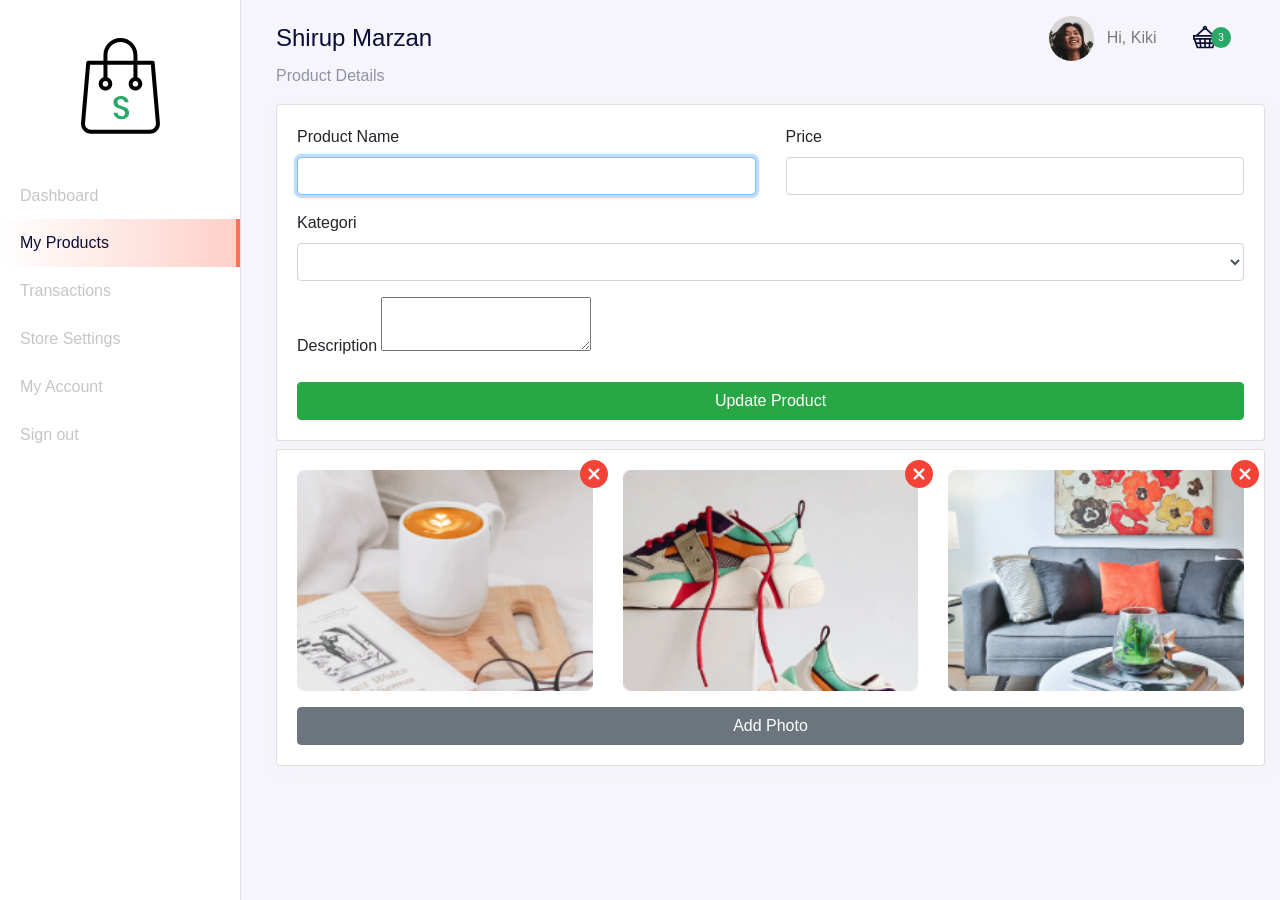
<file: dashboard-products-details.html>
<!DOCTYPE html>
<html lang="en">

<head>
  <meta charset="utf-8" />
  <meta name="viewport" content="width=device-width, initial-scale=1, shrink-to-fit=no" />
  <meta name="description" content="" />
  <meta name="author" content="" />

  <title>Store - Your Best Marketplace</title>

  <link href="https://unpkg.com/aos@2.3.1/dist/aos.css" rel="stylesheet" />
  <link href="style/main.css" rel="stylesheet" />
  <link rel="stylesheet" href="https://cdn.jsdelivr.net/npm/bootstrap@4.5.3/dist/css/bootstrap.min.css"
    integrity="sha384-TX8t27EcRE3e/ihU7zmQxVncDAy5uIKz4rEkgIXeMed4M0jlfIDPvg6uqKI2xXr2" crossorigin="anonymous">
</head>

<body>

  <div class="page-dashboard">
    <div class="d-flex" id="wrapper" data-aos="fade-right">
      <!-- Sidebar -->
      <div class="border-right" id="sidebar-wrapper">
        <div class="sidebar-heading text-center">
          <img src="/images/dashboard-store-logo.svg" class="my-4" alt="">
        </div>
        <div class="list-group list-group-flush">
          <a href="/dashboard.html" class="list-group-item list-group-action ">Dashboard</a>
          <a href="/dashboard-products.html" class="list-group-item list-group-action active">My Products</a>
          <a href="/dashboard-transactions.html" class="list-group-item list-group-action">Transactions</a>
          <a href="/dashboard-settings.html" class="list-group-item list-group-action ">Store Settings</a>
          <a href="/dashboard-account.html" class="list-group-item list-group-action">My Account</a>
          <a href="/index.html" class="list-group-item list-group-action">Sign out</a>
        </div>
      </div>
      <!-- Page Content -->
      <div id="page-content-wrapper">
        <nav class="navbar navbar-expand-lg navbar-light navbar-store fixed-top" data-aos="fade-down">

          <div class="container-fluid">
            <button class="btn btn-secondary d-md-none mr-auto mr-2" id="menu-toggle">&laquo; Menu</button>
            <button class="navbar-toggler" type="button" data-toggle="collapse" data-target="#navbarSuportedContent">
              <span class="navbar-toggler-icon"></span>
            </button>
            <div class="collapse navbar-collapse" id="navbarSuportedContent">

              <!-- Desktop Menu -->
              <ul class="navbar-nav d-none d-lg-flex ml-auto">
                <li class="nav-item dropdown">
                  <a href="#" class="nav-link" id="navbarDropdown" role="button" data-toggle="dropdown">
                    <img src="/images/icon-user.png" alt="" class="rounded-circle mr-2 profile-picture">
                    Hi, Kiki
                  </a>
                  <div class="dropdown-menu">
                    <a href="/dashboard.html" class="dropdown-item">Dashboard</a>
                    <a href="/dashboard-account.html" class="dropdown-item">Settings</a>
                    <div class="dropdown-divider"></div>
                    <a href="/" class="dropdown-item"></a>
                  </div>
                </li>
                <li class="nav-item">
                  <a href="#" class="nav-link d-inline-block mt-2">
                    <img src="/images/icon-cart-filled.svg" alt="">
                    <div class="cart-badge">3</div>
                  </a>
                </li>
              </ul>

              <ul class="navbar-nav d-block d-lg-none">
                <li class="nav-item">
                  <a href="#" class="nav-link">
                    Hi, Kiki
                  </a>
                </li>
                <li class="nav-item">
                  <a href="#" class="nav-link d-inline-block">
                    Cart
                  </a>
                </li>
              </ul>
            </div>
          </div>
        </nav>

        <!-- Section Content -->
        <div class="section-content section-dashboard-home" data-aos="fade-up">
          <div class="container-fluid">
            <div class="dashboard-heading">
              <h2 class="dashboard-title">Shirup Marzan</h2>
              <p class="dashboard-subtitle">
                Product Details
              </p>
            </div>
            <div class="dashboard-content">
              <div class="row">
                <div class="col-12">
                  <form action="">
                    <div class="card">
                      <div class="card-body">
                        <div class="row">
                          <div class="col-md-6">
                            <div class="form-group">
                              <label for="">Product Name</label>
                              <input type="text" name="" id="" class="form-control" autofocus>
                            </div>
                          </div>
                          <div class="col-md-6">
                            <div class="form-group">
                              <label for="">Price</label>
                              <input type="number" name="" id="" class="form-control" autofocus>
                            </div>
                          </div>
                          <div class="col-md-12">
                            <div class="form-group">
                              <label for="">Kategori</label>
                              <select name="category" class="form-control">
                                <option value="" disabled>Select category</option>
                              </select>
                            </div>
                          </div>
                          <div class="col-md-12">
                            <div class="form-group">
                              <label for="">Description</label>
                              <textarea name="editor"></textarea>
                            </div>
                          </div>

                        </div>
                        <div class="row">
                          <div class="col text-right">
                            <button type="submit" class="btn btn-success px-5 btn-block">Update Product</button>
                          </div>
                        </div>
                      </div>
                    </div>
                  </form>
                </div>
              </div>
              <div class="row mt-2">
                <div class="col-12">
                  <div class="card">
                    <div class="card-body">
                      <div class="row">
                        <div class="col-md-4">
                          <div class="gallery-container">
                            <img src="/images/product-card-1.png" class="w-100" alt="">
                            <a href="#" class="delete-gallery">
                              <img src="/images/icon-delete.svg" alt="">
                            </a>
                          </div>
                        </div>
                        <div class="col-md-4">
                          <div class="gallery-container">
                            <img src="/images/product-card-2.png" class="w-100" alt="">
                            <a href="#" class="delete-gallery">
                              <img src="/images/icon-delete.svg" alt="">
                            </a>
                          </div>
                        </div>
                        <div class="col-md-4">
                          <div class="gallery-container">
                            <img src="/images/product-card-3.png" class="w-100" alt="">
                            <a href="#" class="delete-gallery">
                              <img src="/images/icon-delete.svg" alt="">
                            </a>
                          </div>
                        </div>
                        <div class="col-12">
                          <input type="file" id="file" style="display: none;" multiple>
                          <button class="btn btn-secondary btn-block mt-3" onclick="thisFileUpload()">Add Photo</button>
                        </div>
                      </div>

                    </div>
                  </div>
                </div>
              </div>
            </div>
          </div>
        </div>
      </div>
    </div>
  </div>

  <!-- Bootstrap core JavaScript -->
  <script src="/vendor/jquery/jquery.slim.min.js"></script>
  <script src="/vendor/bootstrap/js/bootstrap.bundle.min.js"></script>

  <script src="https://unpkg.com/aos@2.3.1/dist/aos.js"></script>

  <script>
    AOS.init();
  </script>
  <script>
    $('#menu-toggle').click(function (e) {
      e.preventDefault(
        $('#wrapper').toggleClass('toggled')
      )
    })
  </script>
  <script src="https://cdn.ckeditor.com/4.20.2/standard/ckeditor.js"></script>
  <script>
    function thisFileUpload() {
      document.getElementById('file').click()
    }
  </script>
  <script>
    CKEDITOR.replace('editor');
  </script>
</body>

</html>
</file>
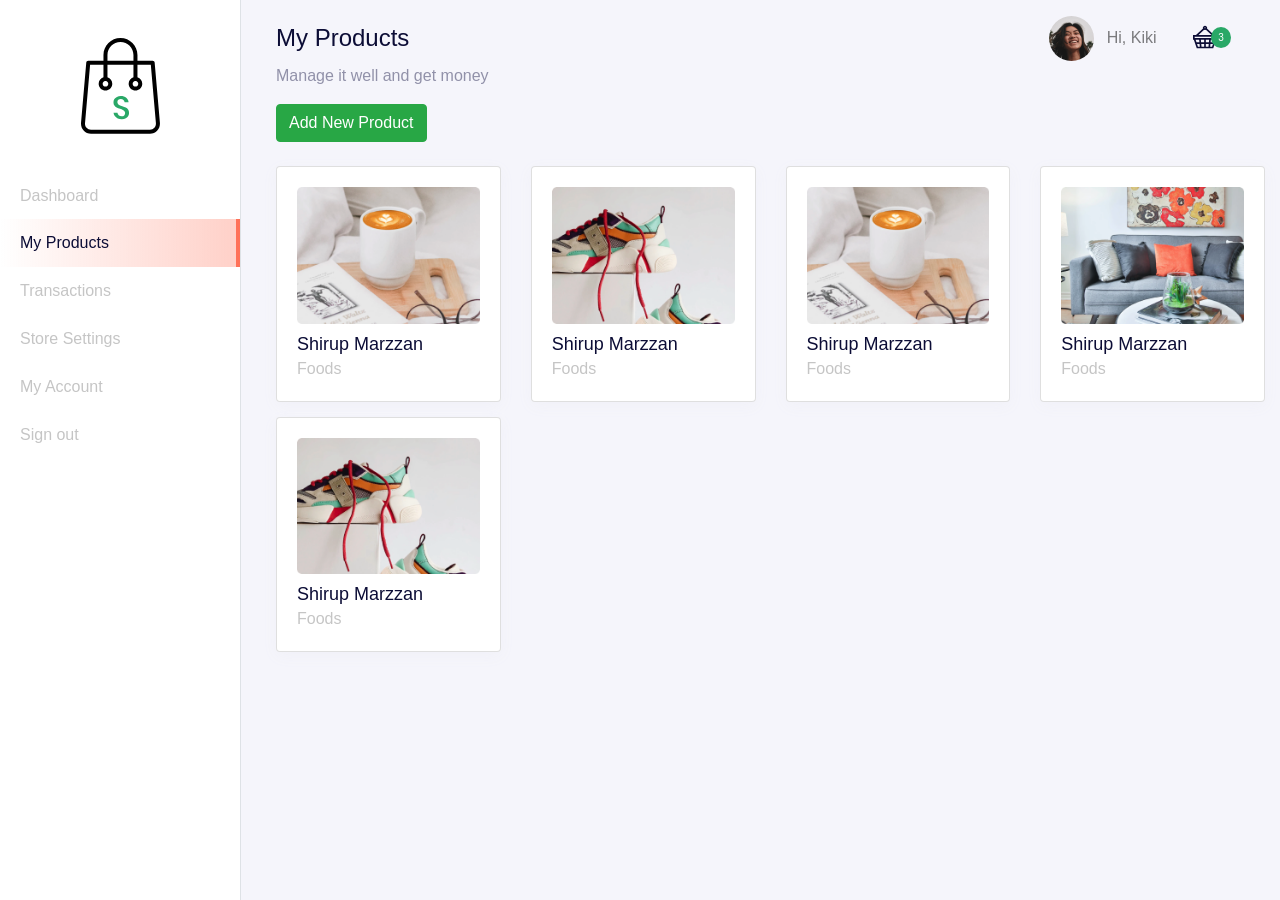
<file: dashboard-products.html>
<!DOCTYPE html>
<html lang="en">

<head>
  <meta charset="utf-8" />
  <meta name="viewport" content="width=device-width, initial-scale=1, shrink-to-fit=no" />
  <meta name="description" content="" />
  <meta name="author" content="" />

  <title>Store - Your Best Marketplace</title>

  <link href="https://unpkg.com/aos@2.3.1/dist/aos.css" rel="stylesheet" />
  <link href="style/main.css" rel="stylesheet" />
  <link rel="stylesheet" href="https://cdn.jsdelivr.net/npm/bootstrap@4.5.3/dist/css/bootstrap.min.css"
    integrity="sha384-TX8t27EcRE3e/ihU7zmQxVncDAy5uIKz4rEkgIXeMed4M0jlfIDPvg6uqKI2xXr2" crossorigin="anonymous">
</head>

<body>

  <div class="page-dashboard">
    <div class="d-flex" id="wrapper" data-aos="fade-right">
      <!-- Sidebar -->
      <div class="border-right" id="sidebar-wrapper">
        <div class="sidebar-heading text-center">
          <img src="/images/dashboard-store-logo.svg" class="my-4" alt="">
        </div>
        <div class="list-group list-group-flush">
          <a href="/dashboard.html" class="list-group-item list-group-action ">Dashboard</a>
          <a href="/dashboard-products.html" class="list-group-item list-group-action active">My Products</a>
          <a href="/dashboard-transactions.html" class="list-group-item list-group-action">Transactions</a>
          <a href="/dashboard-settings.html" class="list-group-item list-group-action">Store Settings</a>
          <a href="/dashboard-account.html" class="list-group-item list-group-action">My Account</a>
          <a href="/index.html" class="list-group-item list-group-action">Sign out</a>
        </div>
      </div>
      <!-- Page Content -->
      <div id="page-content-wrapper">
        <nav class="navbar navbar-expand-lg navbar-light navbar-store fixed-top" data-aos="fade-down">

          <div class="container-fluid">
            <button class="btn btn-secondary d-md-none mr-auto mr-2" id="menu-toggle">&laquo; Menu</button>
            <button class="navbar-toggler" type="button" data-toggle="collapse" data-target="#navbarSuportedContent">
              <span class="navbar-toggler-icon"></span>
            </button>
            <div class="collapse navbar-collapse" id="navbarSuportedContent">

              <!-- Desktop Menu -->
              <ul class="navbar-nav d-none d-lg-flex ml-auto">
                <li class="nav-item dropdown">
                  <a href="#" class="nav-link" id="navbarDropdown" role="button" data-toggle="dropdown">
                    <img src="/images/icon-user.png" alt="" class="rounded-circle mr-2 profile-picture">
                    Hi, Kiki
                  </a>
                  <div class="dropdown-menu">
                    <a href="/dashboard.html" class="dropdown-item">Dashboard</a>
                    <a href="/dashboard-account.html" class="dropdown-item">Settings</a>
                    <div class="dropdown-divider"></div>
                    <a href="/" class="dropdown-item"></a>
                  </div>
                </li>
                <li class="nav-item">
                  <a href="#" class="nav-link d-inline-block mt-2">
                    <img src="/images/icon-cart-filled.svg" alt="">
                    <div class="cart-badge">3</div>
                  </a>
                </li>
              </ul>

              <ul class="navbar-nav d-block d-lg-none">
                <li class="nav-item">
                  <a href="#" class="nav-link">
                    Hi, Kiki
                  </a>
                </li>
                <li class="nav-item">
                  <a href="#" class="nav-link d-inline-block">
                    Cart
                  </a>
                </li>
              </ul>
            </div>
          </div>
        </nav>

        <!-- Section Content -->
        <div class="section-content section-dashboard-home" data-aos="fade-up">
          <div class="container-fluid">
            <div class="dashboard-heading">
              <h2 class="dashboard-title">My Products</h2>
              <p class="dashboard-subtitle">
                Manage it well and get money
              </p>
            </div>
            <div class="dashboard-content">
              <div class="row">
                <div class="col-12">
                  <a href="/dashboard-products-create.html" class="btn btn-success">Add New Product</a>
                </div>
              </div>
              <div class="row mt-4">
                <div class="col-12 col-sm-6 col-md-4 col-lg-3">
                  <a href="/dashboard-products-details.html" class="card card-dashboard-product d-block">
                    <div class="card-body">
                      <img src="/images/product-card-1.png" alt="" class="w-100 mb-2">
                      <div class="product-title">Shirup Marzzan</div>
                      <div class="product-category">
                        Foods
                      </div>
                    </div>
                  </a>
                </div>
                <div class="col-12 col-sm-6 col-md-4 col-lg-3">
                  <a href="/dashboard-products-details.html" class="card card-dashboard-product d-block">
                    <div class="card-body">
                      <img src="/images/product-card-2.png" alt="" class="w-100 mb-2">
                      <div class="product-title">Shirup Marzzan</div>
                      <div class="product-category">
                        Foods
                      </div>
                    </div>
                  </a>
                </div>
                <div class="col-12 col-sm-6 col-md-4 col-lg-3">
                  <a href="/dashboard-products-details.html" class="card card-dashboard-product d-block">
                    <div class="card-body">
                      <img src="/images/product-card-1.png" alt="" class="w-100 mb-2">
                      <div class="product-title">Shirup Marzzan</div>
                      <div class="product-category">
                        Foods
                      </div>
                    </div>
                  </a>
                </div>
                <div class="col-12 col-sm-6 col-md-4 col-lg-3">
                  <a href="/dashboard-products-details.html" class="card card-dashboard-product d-block">
                    <div class="card-body">
                      <img src="/images/product-card-3.png" alt="" class="w-100 mb-2">
                      <div class="product-title">Shirup Marzzan</div>
                      <div class="product-category">
                        Foods
                      </div>
                    </div>
                  </a>
                </div>
                <div class="col-12 col-sm-6 col-md-4 col-lg-3">
                  <a href="/dashboard-products-details.html" class="card card-dashboard-product d-block">
                    <div class="card-body">
                      <img src="/images/product-card-2.png" alt="" class="w-100 mb-2">
                      <div class="product-title">Shirup Marzzan</div>
                      <div class="product-category">
                        Foods
                      </div>
                    </div>
                  </a>
                </div>
              </div>
            </div>
          </div>
        </div>
      </div>
    </div>
  </div>

  <!-- Bootstrap core JavaScript -->
  <script src="/vendor/jquery/jquery.slim.min.js"></script>
  <script src="/vendor/bootstrap/js/bootstrap.bundle.min.js"></script>

  <script src="https://unpkg.com/aos@2.3.1/dist/aos.js"></script>

  <script>
    AOS.init();
  </script>
  <script>
    $('#menu-toggle').click(function (e) {
      e.preventDefault(
        $('#wrapper').toggleClass('toggled')
      )
    })
  </script>
</body>

</html>
</file>
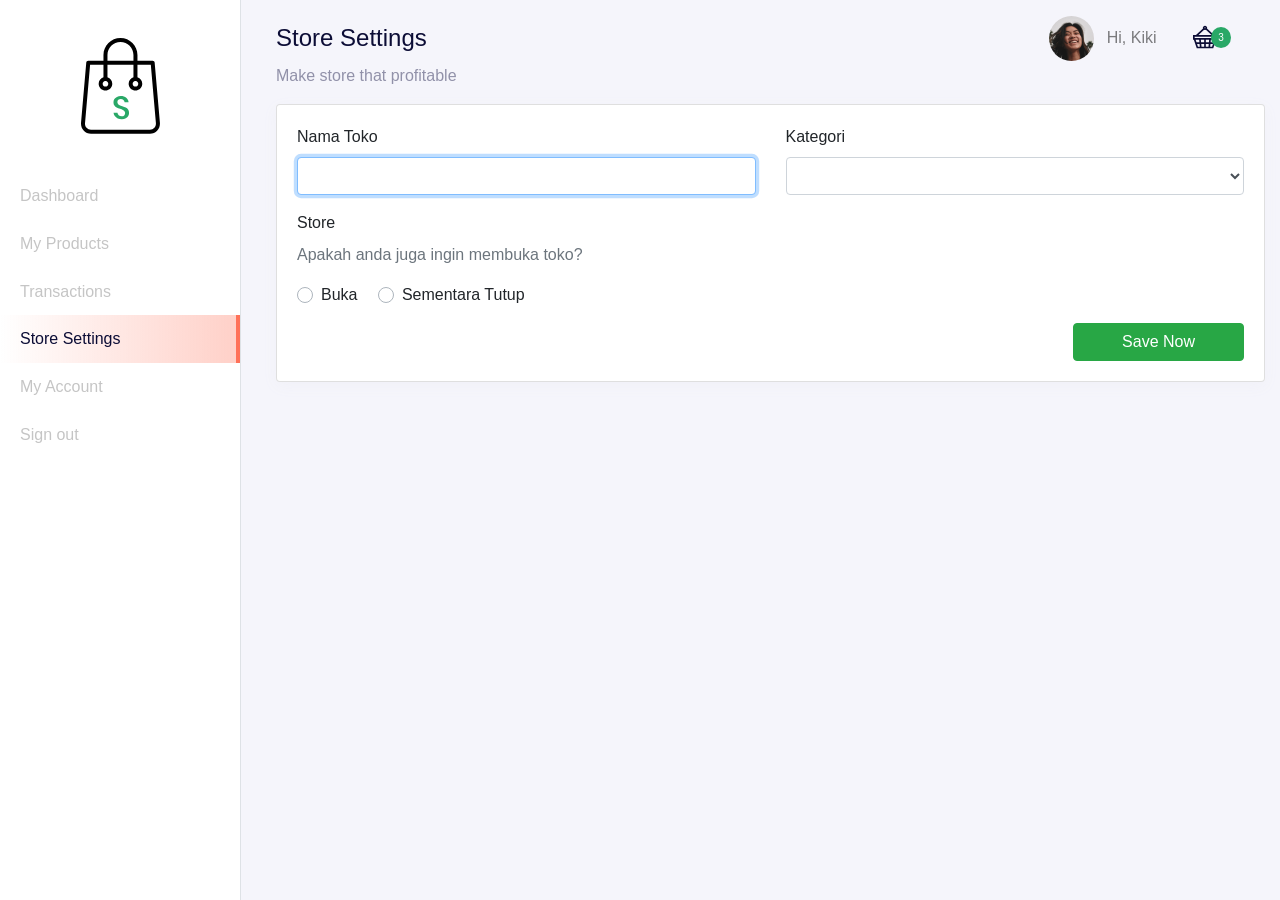
<file: dashboard-settings.html>
<!DOCTYPE html>
<html lang="en">

<head>
  <meta charset="utf-8" />
  <meta name="viewport" content="width=device-width, initial-scale=1, shrink-to-fit=no" />
  <meta name="description" content="" />
  <meta name="author" content="" />

  <title>Store - Your Best Marketplace</title>

  <link href="https://unpkg.com/aos@2.3.1/dist/aos.css" rel="stylesheet" />
  <link href="style/main.css" rel="stylesheet" />
  <link rel="stylesheet" href="https://cdn.jsdelivr.net/npm/bootstrap@4.5.3/dist/css/bootstrap.min.css"
    integrity="sha384-TX8t27EcRE3e/ihU7zmQxVncDAy5uIKz4rEkgIXeMed4M0jlfIDPvg6uqKI2xXr2" crossorigin="anonymous">
</head>

<body>

  <div class="page-dashboard">
    <div class="d-flex" id="wrapper" data-aos="fade-right">
      <!-- Sidebar -->
      <div class="border-right" id="sidebar-wrapper">
        <div class="sidebar-heading text-center">
          <img src="/images/dashboard-store-logo.svg" class="my-4" alt="">
        </div>
        <div class="list-group list-group-flush">
          <a href="/dashboard.html" class="list-group-item list-group-action ">Dashboard</a>
          <a href="/dashboard-products.html" class="list-group-item list-group-action">My Products</a>
          <a href="/dashboard-transactions.html" class="list-group-item list-group-action">Transactions</a>
          <a href="/dashboard-settings.html" class="list-group-item list-group-action active">Store Settings</a>
          <a href="/dashboard-account.html" class="list-group-item list-group-action">My Account</a>
          <a href="/index.html" class="list-group-item list-group-action">Sign out</a>
        </div>
      </div>
      <!-- Page Content -->
      <div id="page-content-wrapper">
        <nav class="navbar navbar-expand-lg navbar-light navbar-store fixed-top" data-aos="fade-down">

          <div class="container-fluid">
            <button class="btn btn-secondary d-md-none mr-auto mr-2" id="menu-toggle">&laquo; Menu</button>
            <button class="navbar-toggler" type="button" data-toggle="collapse" data-target="#navbarSuportedContent">
              <span class="navbar-toggler-icon"></span>
            </button>
            <div class="collapse navbar-collapse" id="navbarSuportedContent">

              <!-- Desktop Menu -->
              <ul class="navbar-nav d-none d-lg-flex ml-auto">
                <li class="nav-item dropdown">
                  <a href="#" class="nav-link" id="navbarDropdown" role="button" data-toggle="dropdown">
                    <img src="/images/icon-user.png" alt="" class="rounded-circle mr-2 profile-picture">
                    Hi, Kiki
                  </a>
                  <div class="dropdown-menu">
                    <a href="/dashboard.html" class="dropdown-item">Dashboard</a>
                    <a href="/dashboard-account.html" class="dropdown-item">Settings</a>
                    <div class="dropdown-divider"></div>
                    <a href="/" class="dropdown-item"></a>
                  </div>
                </li>
                <li class="nav-item">
                  <a href="#" class="nav-link d-inline-block mt-2">
                    <img src="/images/icon-cart-filled.svg" alt="">
                    <div class="cart-badge">3</div>
                  </a>
                </li>
              </ul>

              <ul class="navbar-nav d-block d-lg-none">
                <li class="nav-item">
                  <a href="#" class="nav-link">
                    Hi, Kiki
                  </a>
                </li>
                <li class="nav-item">
                  <a href="#" class="nav-link d-inline-block">
                    Cart
                  </a>
                </li>
              </ul>
            </div>
          </div>
        </nav>

        <!-- Section Content -->
        <div class="section-content section-dashboard-home" data-aos="fade-up">
          <div class="container-fluid">
            <div class="dashboard-heading">
              <h2 class="dashboard-title">Store Settings</h2>
              <p class="dashboard-subtitle">
                Make store that profitable
              </p>
            </div>
            <div class="dashboard-content">
              <div class="row">
                <div class="col-12">
                  <form action="">
                    <div class="card">
                      <div class="card-body">
                        <div class="row">
                          <div class="col-md-6">
                            <div class="form-group">
                              <label for="">Nama Toko</label>
                              <input type="email" name="" id="" class="form-control" autofocus>
                            </div>
                          </div>
                          <div class="col-md-6">
                            <div class="form-group">
                              <label for="">Kategori</label>
                              <select name="category" class="form-control">
                                <option value="" disabled>Select category</option>
                              </select>
                            </div>
                          </div>
                          <div class="col-md-6">
                            <div class="form-group">
                              <label for="">Store</label>
                              <p class="text-muted">Apakah anda juga ingin membuka toko?</p>
                              <div class="custom-control custom-radio custom-control-inline">
                                <input type="radio" class="custom-control-input" name="is_store_open" id="openStoreTrue"
                                  value="true">
                                <label for="openStoreTrue" class="custom-control-label">Buka</label>
                              </div>
                              <div class="custom-control custom-radio custom-control-inline">
                                <input type="radio" class="custom-control-input" name="is_store_open"
                                  id="openStoreFalse" value="false">
                                <label for="openStoreFalse" class="custom-control-label">Sementara Tutup</label>
                              </div>

                            </div>
                          </div>
                        </div>
                        <div class="row">
                          <div class="col text-right">
                            <button type="submit" class="btn btn-success px-5">Save Now</button>
                          </div>
                        </div>
                      </div>
                    </div>
                  </form>
                </div>
              </div>
            </div>
          </div>
        </div>
      </div>
    </div>
  </div>

  <!-- Bootstrap core JavaScript -->
  <script src="/vendor/jquery/jquery.slim.min.js"></script>
  <script src="/vendor/bootstrap/js/bootstrap.bundle.min.js"></script>

  <script src="https://unpkg.com/aos@2.3.1/dist/aos.js"></script>

  <script>
    AOS.init();
  </script>
  <script>
    $('#menu-toggle').click(function (e) {
      e.preventDefault(
        $('#wrapper').toggleClass('toggled')
      )
    })
  </script>
</body>

</html>
</file>
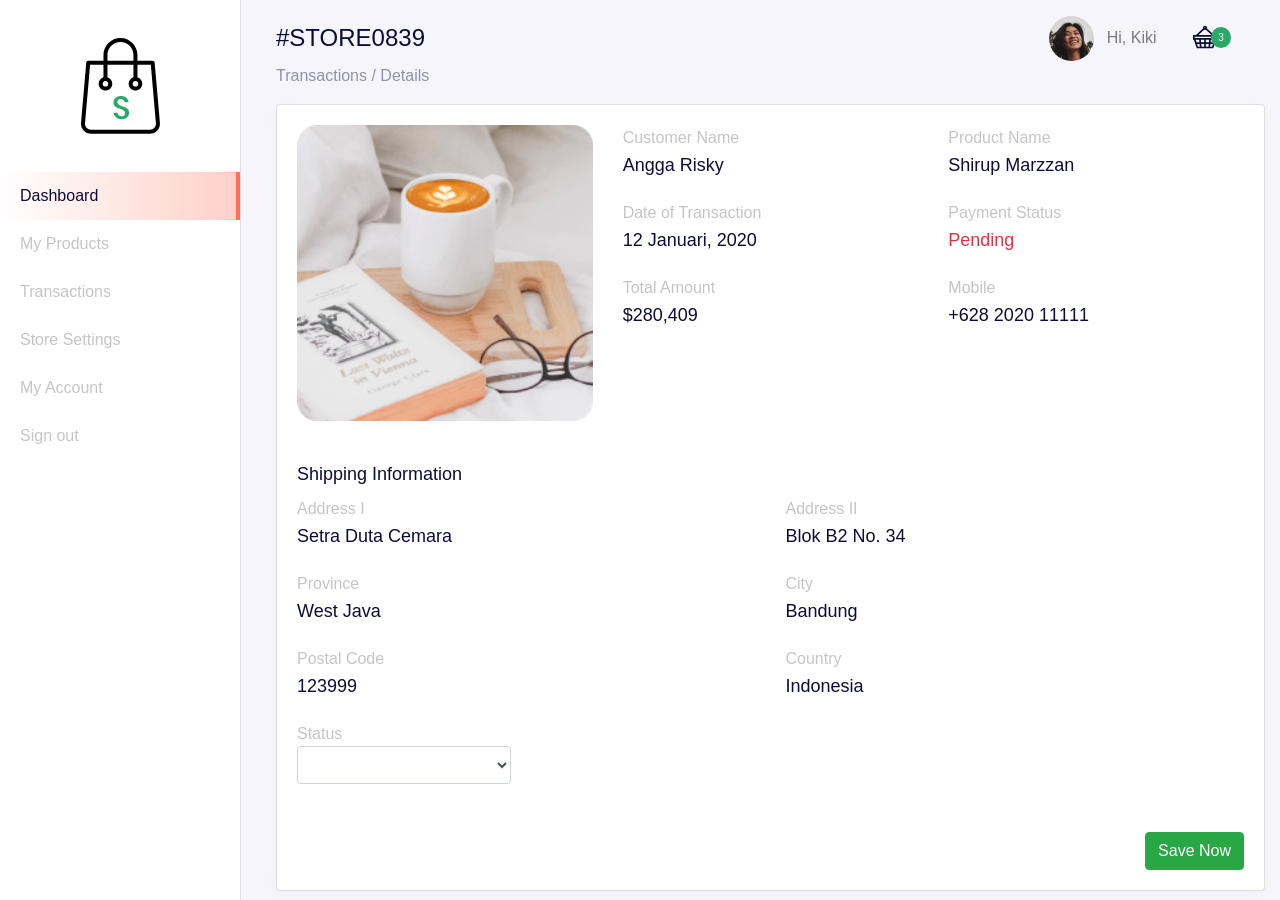
<file: dashboard-transactions-details.html>
<!DOCTYPE html>
<html lang="en">

<head>
  <meta charset="utf-8" />
  <meta name="viewport" content="width=device-width, initial-scale=1, shrink-to-fit=no" />
  <meta name="description" content="" />
  <meta name="author" content="" />

  <title>Store - Your Best Marketplace</title>

  <link href="https://unpkg.com/aos@2.3.1/dist/aos.css" rel="stylesheet" />
  <link href="style/main.css" rel="stylesheet" />
  <link rel="stylesheet" href="https://cdn.jsdelivr.net/npm/bootstrap@4.5.3/dist/css/bootstrap.min.css"
    integrity="sha384-TX8t27EcRE3e/ihU7zmQxVncDAy5uIKz4rEkgIXeMed4M0jlfIDPvg6uqKI2xXr2" crossorigin="anonymous">
</head>

<body>

  <div class="page-dashboard">
    <div class="d-flex" id="wrapper" data-aos="fade-right">
      <!-- Sidebar -->
      <div class="border-right" id="sidebar-wrapper">
        <div class="sidebar-heading text-center">
          <img src="/images/dashboard-store-logo.svg" class="my-4" alt="">
        </div>
        <div class="list-group list-group-flush">
          <a href="/dashboard.html" class="list-group-item list-group-action active">Dashboard</a>
          <a href="/dashboard-products.html" class="list-group-item list-group-action">My Products</a>
          <a href="/dashboard-transactions.html" class="list-group-item list-group-action">Transactions</a>
          <a href="/dashboard-settings.html" class="list-group-item list-group-action">Store Settings</a>
          <a href="/dashboard-account.html" class="list-group-item list-group-action">My Account</a>
          <a href="/index.html" class="list-group-item list-group-action">Sign out</a>
        </div>
      </div>
      <!-- Page Content -->
      <div id="page-content-wrapper">
        <nav class="navbar navbar-expand-lg navbar-light navbar-store fixed-top" data-aos="fade-down">

          <div class="container-fluid">
            <button class="btn btn-secondary d-md-none mr-auto mr-2" id="menu-toggle">&laquo; Menu</button>
            <button class="navbar-toggler" type="button" data-toggle="collapse" data-target="#navbarSuportedContent">
              <span class="navbar-toggler-icon"></span>
            </button>
            <div class="collapse navbar-collapse" id="navbarSuportedContent">

              <!-- Desktop Menu -->
              <ul class="navbar-nav d-none d-lg-flex ml-auto">
                <li class="nav-item dropdown">
                  <a href="#" class="nav-link" id="navbarDropdown" role="button" data-toggle="dropdown">
                    <img src="/images/icon-user.png" alt="" class="rounded-circle mr-2 profile-picture">
                    Hi, Kiki
                  </a>
                  <div class="dropdown-menu">
                    <a href="/dashboard.html" class="dropdown-item">Dashboard</a>
                    <a href="/dashboard-account.html" class="dropdown-item">Settings</a>
                    <div class="dropdown-divider"></div>
                    <a href="/" class="dropdown-item"></a>
                  </div>
                </li>
                <li class="nav-item">
                  <a href="#" class="nav-link d-inline-block mt-2">
                    <img src="/images/icon-cart-filled.svg" alt="">
                    <div class="cart-badge">3</div>
                  </a>
                </li>
              </ul>

              <ul class="navbar-nav d-block d-lg-none">
                <li class="nav-item">
                  <a href="#" class="nav-link">
                    Hi, Kiki
                  </a>
                </li>
                <li class="nav-item">
                  <a href="#" class="nav-link d-inline-block">
                    Cart
                  </a>
                </li>
              </ul>
            </div>
          </div>
        </nav>

        <!-- Section Content -->
        <div class="section-content section-dashboard-home" data-aos="fade-up">
          <div class="container-fluid">
            <div class="dashboard-heading">
              <h2 class="dashboard-title">#STORE0839</h2>
              <p class="dashboard-subtitle">
                Transactions / Details
              </p>
            </div>
            <div class="dashboard-content" id="transactionDetails">
              <div class="row">
                <div class="col-12">
                  <div class="card">
                    <div class="card-body">
                      <div class="row">
                        <div class="col-12 col-md-4">
                          <img src="/images/product-details-dashboard.png" alt="" class="w-100 mb-3">
                        </div>
                        <div class="col-12 col-md-8">
                          <div class="row">
                            <div class="col-12 col-md-6">
                              <div class="product-title">
                                Customer Name
                              </div>
                              <div class="product-subtitle">
                                Angga Risky
                              </div>
                            </div>
                            <div class="col-12 col-md-6">
                              <div class="product-title">
                                Product Name
                              </div>
                              <div class="product-subtitle">
                                Shirup Marzzan
                              </div>
                            </div>
                            <div class="col-12 col-md-6">
                              <div class="product-title">
                                Date of Transaction
                              </div>
                              <div class="product-subtitle">
                                12 Januari, 2020
                              </div>
                            </div>
                            <div class="col-12 col-md-6">
                              <div class="product-title">
                                Payment Status
                              </div>
                              <div class="product-subtitle text-danger">
                                Pending
                              </div>
                            </div>
                            <div class="col-12 col-md-6">
                              <div class="product-title">
                                Total Amount
                              </div>
                              <div class="product-subtitle">
                                $280,409
                              </div>
                            </div>
                            <div class="col-12 col-md-6">
                              <div class="product-title">
                                Mobile
                              </div>
                              <div class="product-subtitle">
                                +628 2020 11111
                              </div>
                            </div>
                          </div>
                        </div>
                      </div>
                      <div class="row">
                        <div class="col-12 mt-4">
                          <h5>Shipping Information</h5>
                        </div>
                        <div class="col-12">
                          <div class="row">
                            <div class="col-12 col-md-12">
                              <div class="row">
                                <div class="col-12 col-md-6">
                                  <div class="product-title">
                                    Address I
                                  </div>
                                  <div class="product-subtitle">
                                    Setra Duta Cemara
                                  </div>
                                </div>
                                <div class="col-12 col-md-6">
                                  <div class="product-title">
                                    Address II
                                  </div>
                                  <div class="product-subtitle">
                                    Blok B2 No. 34
                                  </div>
                                </div>
                                <div class="col-12 col-md-6">
                                  <div class="product-title">
                                    Province
                                  </div>
                                  <div class="product-subtitle">
                                    West Java
                                  </div>
                                </div>
                                <div class="col-12 col-md-6">
                                  <div class="product-title">
                                    City
                                  </div>
                                  <div class="product-subtitle">
                                    Bandung
                                  </div>
                                </div>
                                <div class="col-12 col-md-6">
                                  <div class="product-title">
                                    Postal Code
                                  </div>
                                  <div class="product-subtitle">
                                    123999
                                  </div>
                                </div>
                                <div class="col-12 col-md-6">
                                  <div class="product-title">
                                    Country
                                  </div>
                                  <div class="product-subtitle">
                                    Indonesia
                                  </div>
                                </div>
                                <div class="col-12 col-md-3">
                                  <div class="product-title">
                                    Status
                                  </div>
                                  <select name="status" id="status" class="form-control" v-model="status">
                                    <option value="UNPAID">UNPAID</option>
                                    <option value="PENDING">PENDING</option>
                                    <option value="SHIPPING">SHIPPING</option>
                                    <option value="SUCCESS">SUCCESS</option>
                                  </select>
                                </div>
                                <template v-if="status == 'SHIPPING'">
                                  <div class="col-md-3">
                                    <div class="product-title">Input Resi</div>
                                    <input type="text" class="form-control" name="resi" v-model="resi">
                                  </div>
                                  <div class="col-md-2">
                                    <button type="submit" class="btn btn-success btn-block mt-4">Update Resi</button>
                                  </div>
                                </template>
                              </div>
                            </div>
                          </div>
                        </div>
                      </div>
                      <div class="row mt-4">
                        <div class="col-12 text-right">

                          <button type="submit" class="btn btn-success mt-4">Save Now</button>

                        </div>
                      </div>
                    </div>
                  </div>
                </div>
              </div>

            </div>
          </div>
        </div>
      </div>
    </div>
  </div>

  <!-- Bootstrap core JavaScript -->
  <script src="/vendor/jquery/jquery.slim.min.js"></script>
  <script src="/vendor/bootstrap/js/bootstrap.bundle.min.js"></script>

  <script src="https://unpkg.com/aos@2.3.1/dist/aos.js"></script>

  <script>
    AOS.init();
  </script>
  <script>
    $('#menu-toggle').click(function (e) {
      e.preventDefault(
        $('#wrapper').toggleClass('toggled')
      )
    })
  </script>
  <script src="/vendor/vue/vue.js"></script>
  <script>
    var transactionDetails = new Vue({
      el: '#transactionDetails',
      data: {
        status: 'shipping',
        resi: 'JNE20839149021029301231',
      },
    })
  </script>
</body>

</html>
</file>
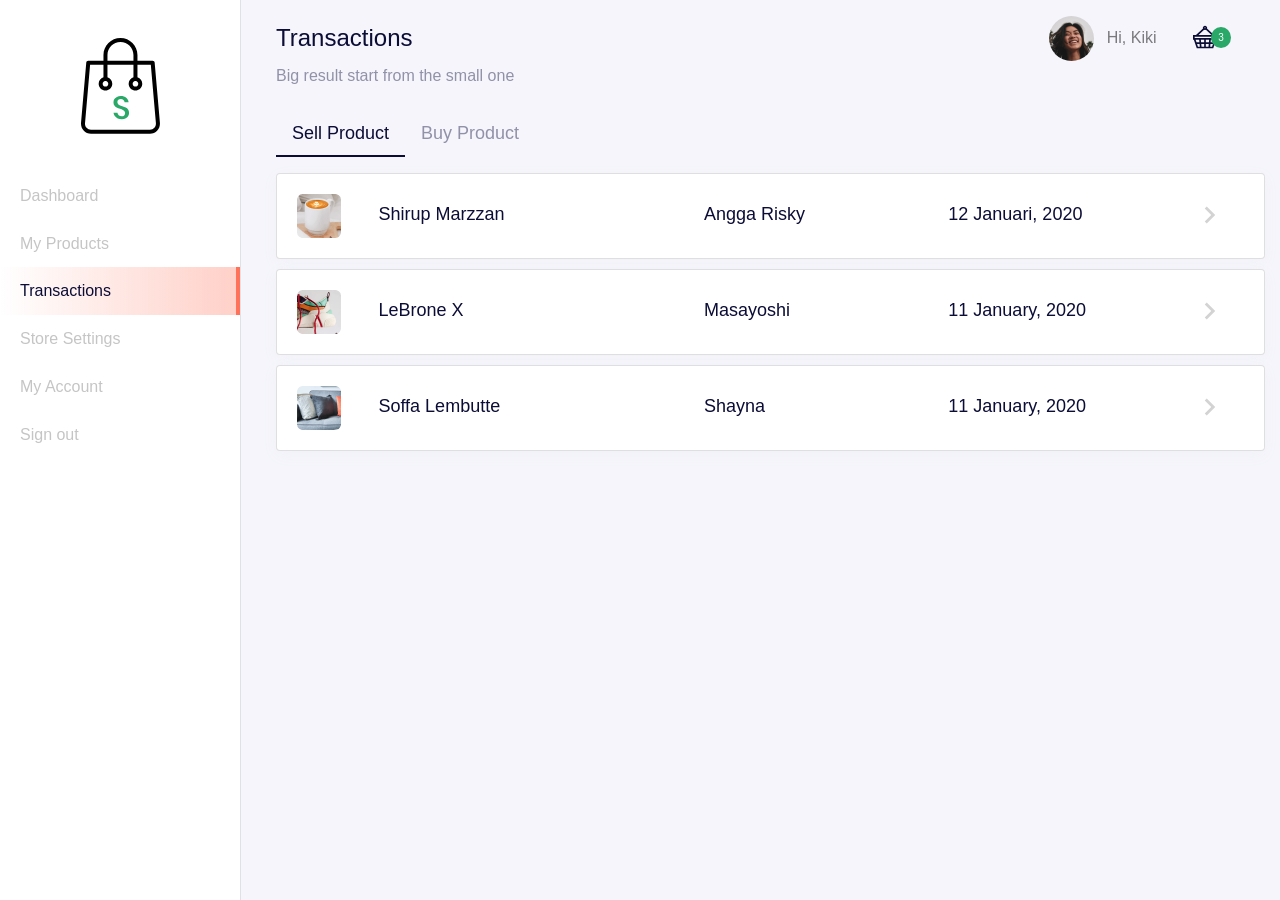
<file: dashboard-transactions.html>
<!DOCTYPE html>
<html lang="en">

<head>
  <meta charset="utf-8" />
  <meta name="viewport" content="width=device-width, initial-scale=1, shrink-to-fit=no" />
  <meta name="description" content="" />
  <meta name="author" content="" />

  <title>Store - Your Best Marketplace</title>

  <link href="https://unpkg.com/aos@2.3.1/dist/aos.css" rel="stylesheet" />
  <link href="style/main.css" rel="stylesheet" />
  <link rel="stylesheet" href="https://cdn.jsdelivr.net/npm/bootstrap@4.5.3/dist/css/bootstrap.min.css"
    integrity="sha384-TX8t27EcRE3e/ihU7zmQxVncDAy5uIKz4rEkgIXeMed4M0jlfIDPvg6uqKI2xXr2" crossorigin="anonymous">
</head>

<body>

  <div class="page-dashboard">
    <div class="d-flex" id="wrapper" data-aos="fade-right">
      <!-- Sidebar -->
      <div class="border-right" id="sidebar-wrapper">
        <div class="sidebar-heading text-center">
          <img src="/images/dashboard-store-logo.svg" class="my-4" alt="">
        </div>
        <div class="list-group list-group-flush">
          <a href="/dashboard.html" class="list-group-item list-group-action ">Dashboard</a>
          <a href="/dashboard-products.html" class="list-group-item list-group-action">My Products</a>
          <a href="/dashboard-transaction.html" class="list-group-item list-group-action active">Transactions</a>
          <a href="/dashboard-settings.html" class="list-group-item list-group-action">Store Settings</a>
          <a href="/dashboard-account.html" class="list-group-item list-group-action">My Account</a>
          <a href="/index.html" class="list-group-item list-group-action">Sign out</a>
        </div>
      </div>
      <!-- Page Content -->
      <div id="page-content-wrapper">
        <nav class="navbar navbar-expand-lg navbar-light navbar-store fixed-top" data-aos="fade-down">

          <div class="container-fluid">
            <button class="btn btn-secondary d-md-none mr-auto mr-2" id="menu-toggle">&laquo; Menu</button>
            <button class="navbar-toggler" type="button" data-toggle="collapse" data-target="#navbarSuportedContent">
              <span class="navbar-toggler-icon"></span>
            </button>
            <div class="collapse navbar-collapse" id="navbarSuportedContent">

              <!-- Desktop Menu -->
              <ul class="navbar-nav d-none d-lg-flex ml-auto">
                <li class="nav-item dropdown">
                  <a href="#" class="nav-link" id="navbarDropdown" role="button" data-toggle="dropdown">
                    <img src="/images/icon-user.png" alt="" class="rounded-circle mr-2 profile-picture">
                    Hi, Kiki
                  </a>
                  <div class="dropdown-menu">
                    <a href="/dashboard.html" class="dropdown-item">Dashboard</a>
                    <a href="/dashboard-account.html" class="dropdown-item">Settings</a>
                    <div class="dropdown-divider"></div>
                    <a href="/" class="dropdown-item"></a>
                  </div>
                </li>
                <li class="nav-item">
                  <a href="#" class="nav-link d-inline-block mt-2">
                    <img src="/images/icon-cart-filled.svg" alt="">
                    <div class="cart-badge">3</div>
                  </a>
                </li>
              </ul>

              <ul class="navbar-nav d-block d-lg-none">
                <li class="nav-item">
                  <a href="#" class="nav-link">
                    Hi, Kiki
                  </a>
                </li>
                <li class="nav-item">
                  <a href="#" class="nav-link d-inline-block">
                    Cart
                  </a>
                </li>
              </ul>
            </div>
          </div>
        </nav>

        <!-- Section Content -->
        <div class="section-content section-dashboard-home" data-aos="fade-up">
          <div class="container-fluid">
            <div class="dashboard-heading">
              <h2 class="dashboard-title">Transactions</h2>
              <p class="dashboard-subtitle">
                Big result start from the small one
              </p>
            </div>
            <div class="dashboard-content">
              <div class="row">
                <div class="col-12 mt-2">

                  <ul class="nav nav-pills mb-3" id="pills-tab" role="tablist">
                    <li class="nav-item" role="presentation">
                      <a class="nav-link active" id="pills-home-tab" data-toggle="pill" href="#pills-home" role="tab"
                        aria-controls="pills-home" aria-selected="true">Sell Product</a>
                    </li>
                    <li class="nav-item" role="presentation">
                      <a class="nav-link" id="pills-profile-tab" data-toggle="pill" href="#pills-profile" role="tab"
                        aria-controls="pills-profile" aria-selected="false">Buy Product</a>
                    </li>
                  </ul>
                  <div class="tab-content" id="pills-tabContent">
                    <div class="tab-pane fade show active" id="pills-home" role="tabpanel"
                      aria-labelledby="pills-home-tab">
                      <a href="/dashboard-transactions-details.html" class="card card-list d-block">
                        <div class="card-body">
                          <div class="row">
                            <div class="col-md-1">
                              <img src="/images/dashboard-product-icon-1.png" alt="">
                            </div>
                            <div class="col-md-4">
                              Shirup Marzzan
                            </div>
                            <div class="col-md-3">
                              Angga Risky
                            </div>
                            <div class="col-md-3">
                              12 Januari, 2020
                            </div>
                            <div class="col-md-1 d-none d-md-block">
                              <img src="/images/dashboard-arrow-right.svg" alt="">
                            </div>
                          </div>
                        </div>
                      </a>
                      <a href="/dashboard-transactions-details.html" class="card card-list d-block">
                        <div class="card-body">
                          <div class="row">
                            <div class="col-md-1">
                              <img src="/images/dashboard-product-icon-2.png" alt="">
                            </div>
                            <div class="col-md-4">
                              LeBrone X
                            </div>
                            <div class="col-md-3">
                              Masayoshi
                            </div>
                            <div class="col-md-3">
                              11 January, 2020
                            </div>
                            <div class="col-md-1 d-none d-md-block">
                              <img src="/images/dashboard-arrow-right.svg" alt="">
                            </div>
                          </div>
                        </div>
                      </a>
                      <a href="/dashboard-transactions-details.html" class="card card-list d-block">
                        <div class="card-body">
                          <div class="row">
                            <div class="col-md-1">
                              <img src="/images/dashboard-product-icon-3.png" alt="">
                            </div>
                            <div class="col-md-4">
                              Soffa Lembutte
                            </div>
                            <div class="col-md-3">
                              Shayna
                            </div>
                            <div class="col-md-3">
                              11 January, 2020
                            </div>
                            <div class="col-md-1 d-none d-md-block">
                              <img src="/images/dashboard-arrow-right.svg" alt="">
                            </div>
                          </div>
                        </div>
                      </a>
                    </div>
                    <div class="tab-pane fade" id="pills-profile" role="tabpanel" aria-labelledby="pills-profile-tab">
                      <a href="/dashboard-transactions-details.html" class="card card-list d-block">
                        <div class="card-body">
                          <div class="row">
                            <div class="col-md-1">
                              <img src="/images/dashboard-product-icon-3.png" alt="">
                            </div>
                            <div class="col-md-4">
                              Soffa Lembutte
                            </div>
                            <div class="col-md-3">
                              Shayna
                            </div>
                            <div class="col-md-3">
                              11 January, 2020
                            </div>
                            <div class="col-md-1 d-none d-md-block">
                              <img src="/images/dashboard-arrow-right.svg" alt="">
                            </div>
                          </div>
                        </div>
                      </a>
                    </div>
                  </div>

                </div>
              </div>
            </div>
          </div>
        </div>
      </div>
    </div>
  </div>

  <!-- Bootstrap core JavaScript -->
  <script src="/vendor/jquery/jquery.slim.min.js"></script>
  <script src="/vendor/bootstrap/js/bootstrap.bundle.min.js"></script>

  <script src="https://unpkg.com/aos@2.3.1/dist/aos.js"></script>

  <script>
    AOS.init();
  </script>
  <script>
    $('#menu-toggle').click(function (e) {
      e.preventDefault(
        $('#wrapper').toggleClass('toggled')
      )
    })
  </script>
</body>

</html>
</file>
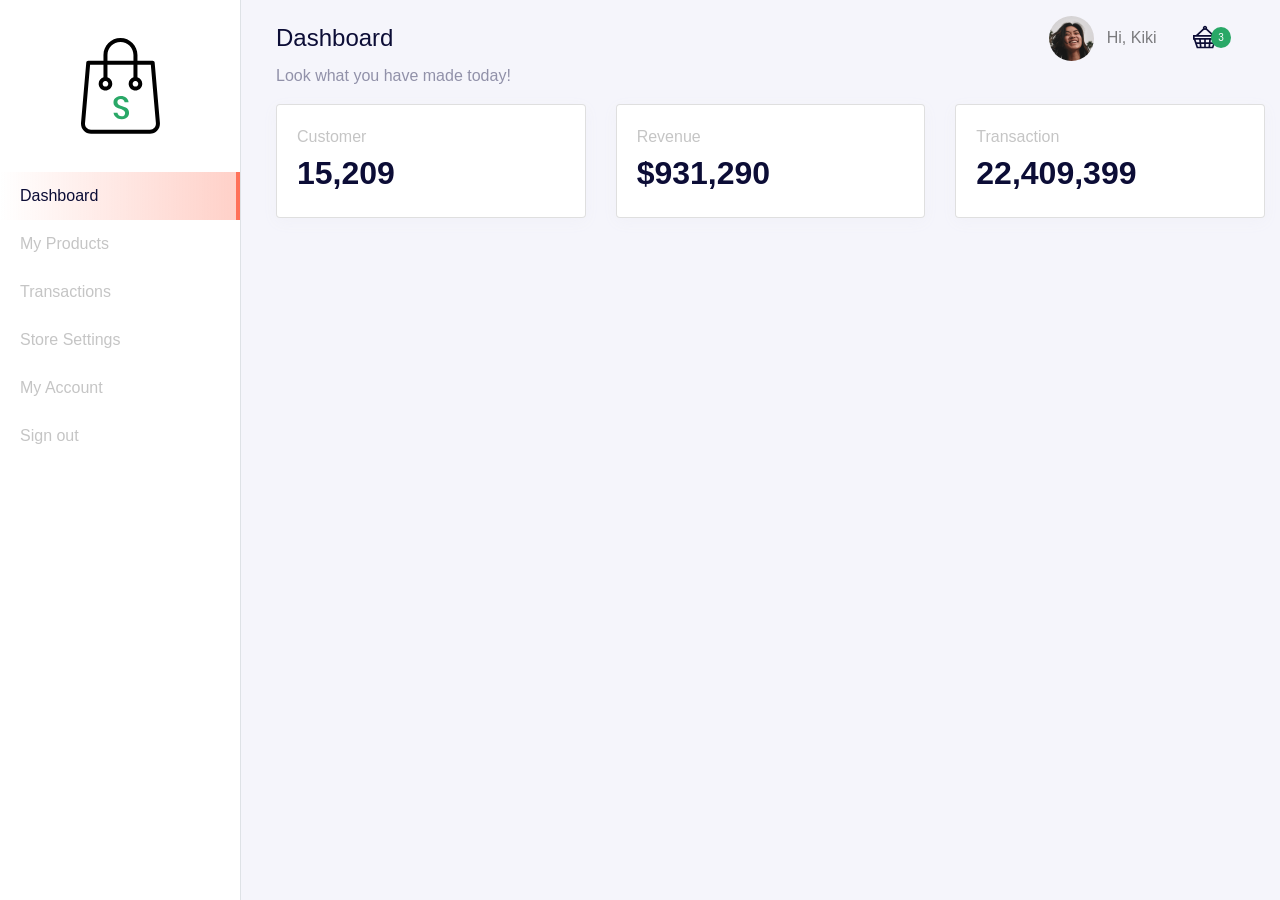
<file: dashboard.html>
<!DOCTYPE html>
<html lang="en">

<head>
  <meta charset="utf-8" />
  <meta name="viewport" content="width=device-width, initial-scale=1, shrink-to-fit=no" />
  <meta name="description" content="" />
  <meta name="author" content="" />

  <title>Store - Your Best Marketplace</title>

  <link href="https://unpkg.com/aos@2.3.1/dist/aos.css" rel="stylesheet" />
  <link href="style/main.css" rel="stylesheet" />
  <link rel="stylesheet" href="https://cdn.jsdelivr.net/npm/bootstrap@4.5.3/dist/css/bootstrap.min.css"
    integrity="sha384-TX8t27EcRE3e/ihU7zmQxVncDAy5uIKz4rEkgIXeMed4M0jlfIDPvg6uqKI2xXr2" crossorigin="anonymous">
</head>

<body>

  <div class="page-dashboard">
    <div class="d-flex" id="wrapper" data-aos="fade-right">
      <!-- Sidebar -->
      <div class="border-right" id="sidebar-wrapper">
        <div class="sidebar-heading text-center">
          <img src="/images/dashboard-store-logo.svg" class="my-4" alt="">
        </div>
        <div class="list-group list-group-flush">
          <a href="/dashboard.html" class="list-group-item list-group-action active">Dashboard</a>
          <a href="/dashboard-products.html" class="list-group-item list-group-action">My Products</a>
          <a href="/dashboard-transaction.html" class="list-group-item list-group-action">Transactions</a>
          <a href="/dashboard-settings.html" class="list-group-item list-group-action">Store Settings</a>
          <a href="/dashboard-account.html" class="list-group-item list-group-action">My Account</a>
          <a href="/index.html" class="list-group-item list-group-action">Sign out</a>
        </div>
      </div>
      <!-- Page Content -->
      <div id="page-content-wrapper">
        <nav class="navbar navbar-expand-lg navbar-light navbar-store fixed-top" data-aos="fade-down">

          <div class="container-fluid">
            <button class="btn btn-secondary d-md-none mr-auto mr-2" id="menu-toggle">&laquo; Menu</button>
            <button class="navbar-toggler" type="button" data-toggle="collapse" data-target="#navbarSuportedContent">
              <span class="navbar-toggler-icon"></span>
            </button>
            <div class="collapse navbar-collapse" id="navbarSuportedContent">

              <!-- Desktop Menu -->
              <ul class="navbar-nav d-none d-lg-flex ml-auto">
                <li class="nav-item dropdown">
                  <a href="#" class="nav-link" id="navbarDropdown" role="button" data-toggle="dropdown">
                    <img src="/images/icon-user.png" alt="" class="rounded-circle mr-2 profile-picture">
                    Hi, Kiki
                  </a>
                  <div class="dropdown-menu">
                    <a href="/dashboard.html" class="dropdown-item">Dashboard</a>
                    <a href="/dashboard-account.html" class="dropdown-item">Settings</a>
                    <div class="dropdown-divider"></div>
                    <a href="/" class="dropdown-item"></a>
                  </div>
                </li>
                <li class="nav-item">
                  <a href="#" class="nav-link d-inline-block mt-2">
                    <img src="/images/icon-cart-filled.svg" alt="">
                    <div class="cart-badge">3</div>
                  </a>
                </li>
              </ul>

              <ul class="navbar-nav d-block d-lg-none">
                <li class="nav-item">
                  <a href="#" class="nav-link">
                    Hi, Kiki
                  </a>
                </li>
                <li class="nav-item">
                  <a href="#" class="nav-link d-inline-block">
                    Cart
                  </a>
                </li>
              </ul>
            </div>
          </div>
        </nav>

        <!-- Section Content -->
        <div class="section-content section-dashboard-home" data-aos="fade-up">
          <div class="container-fluid">
            <div class="dashboard-heading">
              <h2 class="dashboard-title">Dashboard</h2>
              <p class="dashboard-subtitle">
                Look what you have made today!
              </p>
            </div>
            <div class="dashboard-content">
              <div class="row">
                <div class="col-md-4">
                  <div class="card mb-2">
                    <div class="card-body">
                      <div class="dashboard-card-title">
                        Customer
                      </div>
                      <div class="dashboard-card-subtitle">
                        15,209
                      </div>
                    </div>
                  </div>
                </div>
                <div class="col-md-4">
                  <div class="card mb-2">
                    <div class="card-body">
                      <div class="dashboard-card-title">
                        Revenue
                      </div>
                      <div class="dashboard-card-subtitle">
                        $931,290
                      </div>
                    </div>
                  </div>
                </div>
                <div class="col-md-4">
                  <div class="card mb-2">
                    <div class="card-body">
                      <div class="dashboard-card-title">
                        Transaction
                      </div>
                      <div class="dashboard-card-subtitle">
                        22,409,399
                      </div>
                    </div>
                  </div>
                </div>
              </div>
              <div class="row mt-3">
                <div class="col-12 mt-2">
                  <h5 class="mb-3"></h5>
                </div>
              </div>
            </div>
          </div>
        </div>
      </div>
    </div>
  </div>

  <!-- Bootstrap core JavaScript -->
  <script src="/vendor/jquery/jquery.slim.min.js"></script>
  <script src="/vendor/bootstrap/js/bootstrap.bundle.min.js"></script>

  <script src="https://unpkg.com/aos@2.3.1/dist/aos.js"></script>

  <script>
    AOS.init();
  </script>
  <script>
    $('#menu-toggle').click(function (e) {
      e.preventDefault(
        $('#wrapper').toggleClass('toggled')
      )
    })
  </script>
</body>

</html>
</file>
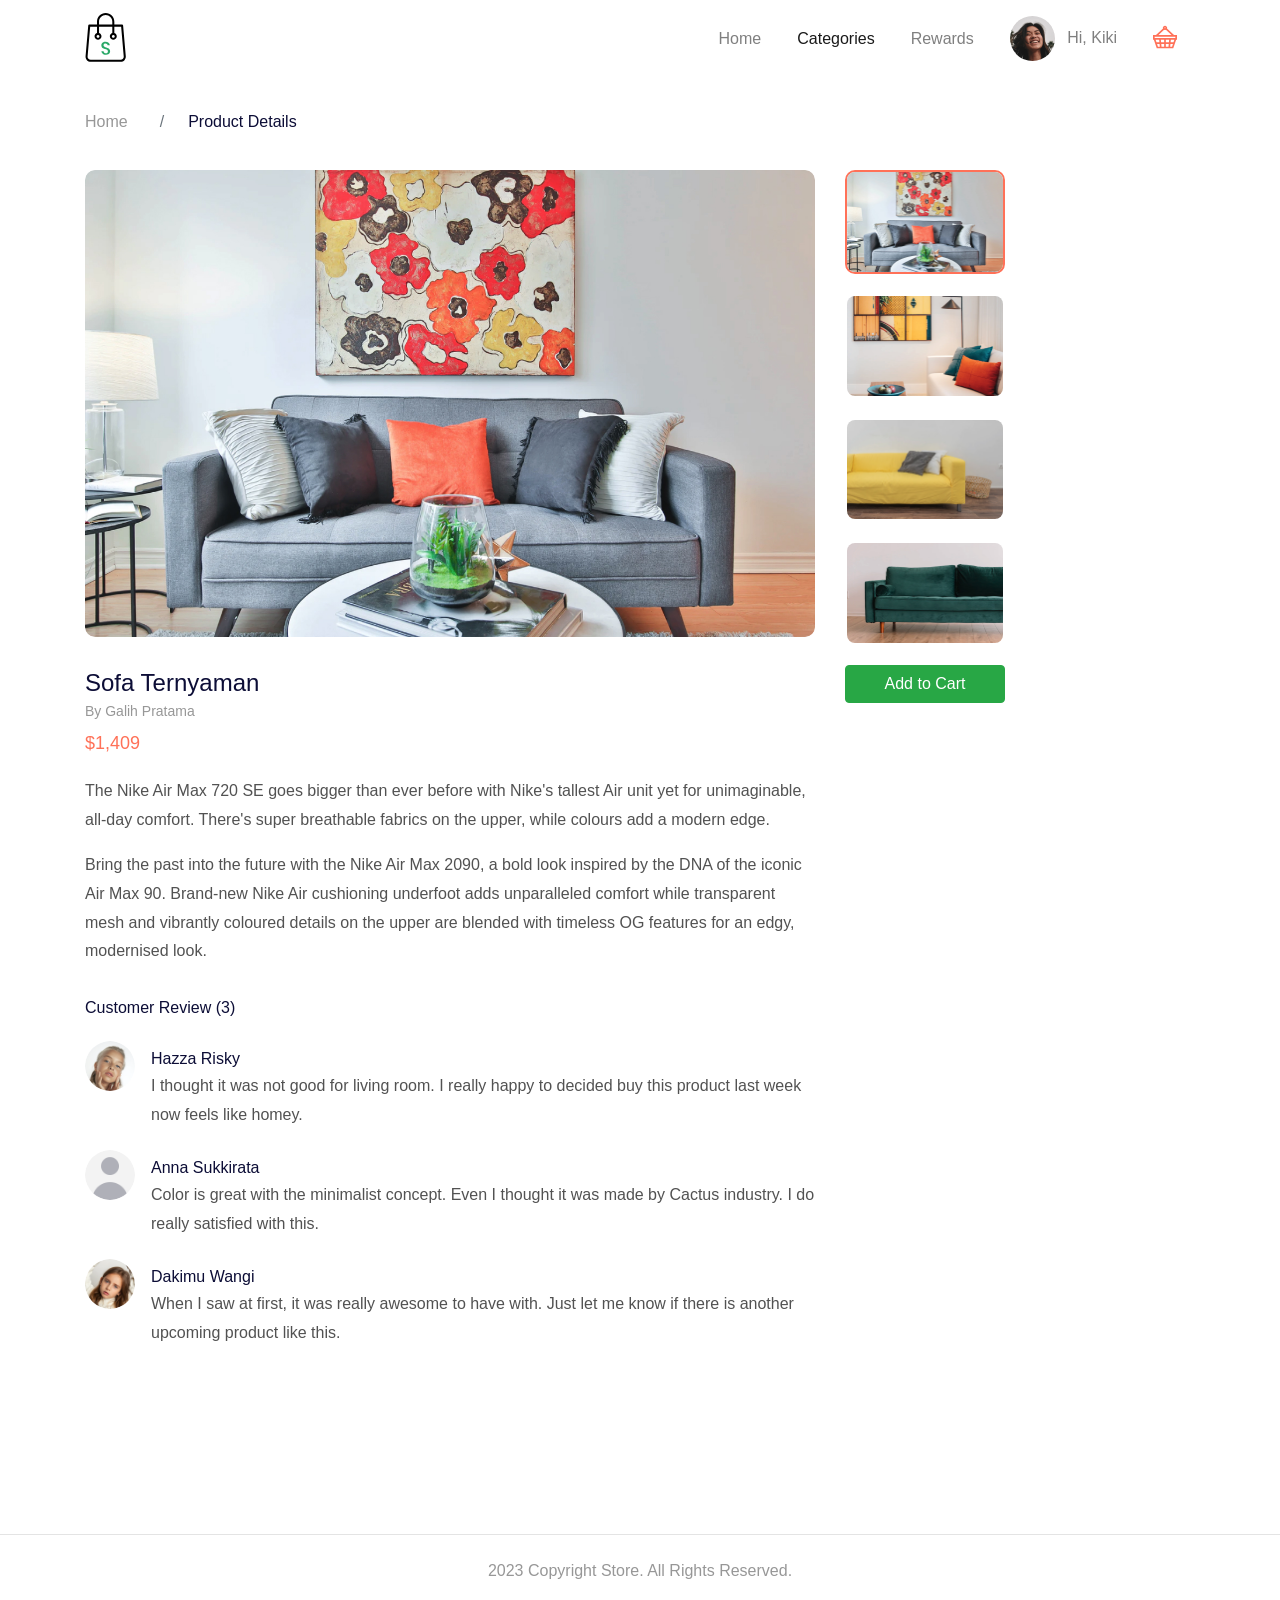
<file: details.html>
<!DOCTYPE html>
<html lang="en">

<head>
  <meta charset="utf-8" />
  <meta name="viewport" content="width=device-width, initial-scale=1, shrink-to-fit=no" />
  <meta name="description" content="" />
  <meta name="author" content="" />

  <title>Store - Your Best Marketplace</title>

  <link href="https://unpkg.com/aos@2.3.1/dist/aos.css" rel="stylesheet" />
  <link href="style/main.css" rel="stylesheet" />
  <link rel="stylesheet" href="https://cdn.jsdelivr.net/npm/bootstrap@4.5.3/dist/css/bootstrap.min.css"
    integrity="sha384-TX8t27EcRE3e/ihU7zmQxVncDAy5uIKz4rEkgIXeMed4M0jlfIDPvg6uqKI2xXr2" crossorigin="anonymous">
</head>

<body>
  <nav class="navbar navbar-expand-lg navbar-light navbar-store fixed-top navbar-fixed-top" data-aos="fade-down">
    <div class="container">
      <a href="index.html" class="navbar-brand">
        <img src="/images/logo.svg" alt="">
      </a>
      <button class="navbar-toggler" type="button" data-toggle="collapse" data-target="#navbarResponsive">
        <span class="navbar-toggler-icon"></span>
      </button>
      <div class="collapse navbar-collapse" id="navbarResponsive">
        <ul class="navbar-nav ml-auto">
          <li class="nav-item ">
            <a href="/index.html" class="nav-link">Home</a>
          </li>
          <li class="nav-item active">
            <a href="/categories.html" class="nav-link">Categories</a>
          </li>
          <li class="nav-item">
            <a href="#" class="nav-link">Rewards</a>
          </li>
        </ul>
        <!-- Desktop Menu -->
        <ul class="navbar-nav d-none d-lg-flex">
          <li class="nav-item dropdown">
            <a href="#" class="nav-link" id="navbarDropdown" role="button" data-toggle="dropdown">
              <img src="/images/icon-user.png" alt="" class="rounded-circle mr-2 profile-picture">
              Hi, Kiki
            </a>
            <div class="dropdown-menu">
              <a href="/dashboard.html" class="dropdown-item">Dashboard</a>
              <a href="/dashboard-account.html" class="dropdown-item">Settings</a>
              <div class="dropdown-divider"></div>
              <a href="/" class="dropdown-item"></a>
            </div>
          </li>
          <li class="nav-item">
            <a href="#" class="nav-link d-inline-block mt-2">
              <img src="/images/icon-card-empty.svg" alt="">
            </a>
          </li>
        </ul>

        <ul class="navbar-nav d-block d-lg-none">
          <li class="nav-item">
            <a href="#" class="nav-link">
              Hi, Kiki
            </a>
          </li>
          <li class="nav-item">
            <a href="#" class="nav-link d-inline-block">
              Cart
            </a>
          </li>
        </ul>
      </div>
    </div>
  </nav>

  <!-- Page Content -->
  <div class="page-content page-details">
    <section class="store-breadcrumbs" data-aos="fade-down" data-aos-delay="100">
      <div class="container">
        <div class="row">
          <div class="col-12">
            <nav>
              <ol class="breadcrumb">
                <li class="breadcrumb-item">
                  <a href="/index.html">Home</a>
                </li>
                <li class="breadcrumb-item active">
                  Product Details
                </li>
              </ol>
            </nav>
          </div>
        </div>
      </div>
    </section>

    <section class="store-gallery" id="gallery">
      <div class="container">
        <div class="row">
          <div class="col-lg-8" data-aos="zoom-in">
            <transition name="slide-fade" mode="out-in">
              <img :src="photos[activePhoto].url" :key="photos[activePhoto].id" class="w-100 main-image" alt="">
            </transition>
          </div>
          <div class="col-lg-2">
            <div class="row">
              <div class="col-3 col-lg-12 mt-2 mt-lg-0" v-for="(photo, index) in photos" :key="photo.id"
                data-aos="zoom-in" data-aos-delay="100">
                <a href="#" @click="changeActive(index)">
                  <img :src="photo.url" class="w-100 thumbnail-image" :class="{active:index == activePhoto}" alt="">
                </a>
              </div>
            </div>
          </div>
        </div>
      </div>

    </section>

    <div class="store-detail-container" data-aos="fade-up">
      <section class="store-heading">
        <div class="container">
          <div class="row">
            <div class="col-lg-8">
              <h1>Sofa Ternyaman</h1>
              <div class="owner">By Galih Pratama</div>
              <div class="price">$1,409</div>
            </div>
            <div class="col-lg-2" data-aos="zoom-in">
              <a href="/cart.html" class="btn btn-success px-4 text-white btn-block mb-3">
                Add to Cart
              </a>
            </div>
          </div>
        </div>

      </section>

      <section class="store-description">
        <div class="container">
          <div class="row">
            <div class="col-12 col-lg-8">
              <p>The Nike Air Max 720 SE goes bigger than ever before with Nike's tallest Air unit yet for unimaginable,
                all-day comfort. There's super breathable fabrics on the upper, while colours add a modern edge.</p>
              <p>Bring the past into the future with the Nike Air Max 2090, a bold look inspired by the DNA of the
                iconic Air Max 90. Brand-new Nike Air cushioning underfoot adds unparalleled comfort while transparent
                mesh and vibrantly coloured details on the upper are blended with timeless OG features for an edgy,
                modernised look.</p>
            </div>
          </div>
        </div>
      </section>

      <section class="store-review">
        <div class="container">
          <div class="row">
            <div class="col-12 col-lg-8 mt-3 mb-3">
              <h5>Customer Review (3)</h5>
            </div>
          </div>
          <div class="row">
            <div class="col-12 col-lg-8">
              <ul class="list-unstyled">
                <li class="media">
                  <img src="/images/icon-testimonial-1.png" alt="" class="mr-3 rounded-circle">
                  <div class="media-body">
                    <h5 class="mt-2 mb-1">Hazza Risky</h5>
                    I thought it was not good for living room. I really happy
                    to decided buy this product last week now feels like homey.
                  </div>
                </li>
                <li class="media">
                  <img src="/images/icon-testimonial-2.png" alt="" class="mr-3 rounded-circle">
                  <div class="media-body">
                    <h5 class="mt-2 mb-1">Anna Sukkirata</h5>
                    Color is great with the minimalist concept. Even I thought it was
                    made by Cactus industry. I do really satisfied with this.
                  </div>
                </li>
                <li class="media">
                  <img src="/images/icon-testimonial-3.png" alt="" class="mr-3 rounded-circle">
                  <div class="media-body">
                    <h5 class="mt-2 mb-1">Dakimu Wangi</h5>
                    When I saw at first, it was really awesome to have with.
                    Just let me know if there is another upcoming product like this.
                  </div>
                </li>
              </ul>
            </div>
          </div>
        </div>
      </section>
    </div>
  </div>

  <footer>
    <div class="container">
      <div class="row">
        <div class="col-12 text-center">
          <p class="pt-4 pb-2">
            2023 Copyright Store. All Rights Reserved.
          </p>
        </div>
      </div>
    </div>
  </footer>


  <!-- Bootstrap core JavaScript -->
  <script src="/vendor/jquery/jquery.slim.min.js"></script>
  <script src="/vendor/bootstrap/js/bootstrap.bundle.min.js"></script>
  <script src="https://unpkg.com/aos@2.3.1/dist/aos.js"></script>

  <script>
    AOS.init();
  </script>
  <script src="/vendor/vue/vue.js"></script>
  <script src="/script/navbar-scroll.js"></script>
  <script>
    var galery = new Vue({
      el: "#gallery",
      mounted() {
        AOS.init();
      },
      data: {
        activePhoto: 0,
        photos: [
          {
            id: 1,
            url: "/images/product-details-1.jpg",
          },
          {
            id: 2,
            url: "/images/product-details-2.jpg",
          },
          {
            id: 3,
            url: "/images/product-details-3.jpg",
          },
          {
            id: 4,
            url: "/images/product-details-4.jpg",
          },
        ]
      },
      methods: {
        changeActive(id) {
          this.activePhoto = id;
        },
      },
    })
  </script>
  <script src="/script/navbar-scroll.js"></script>
</body>

</html>
</file>
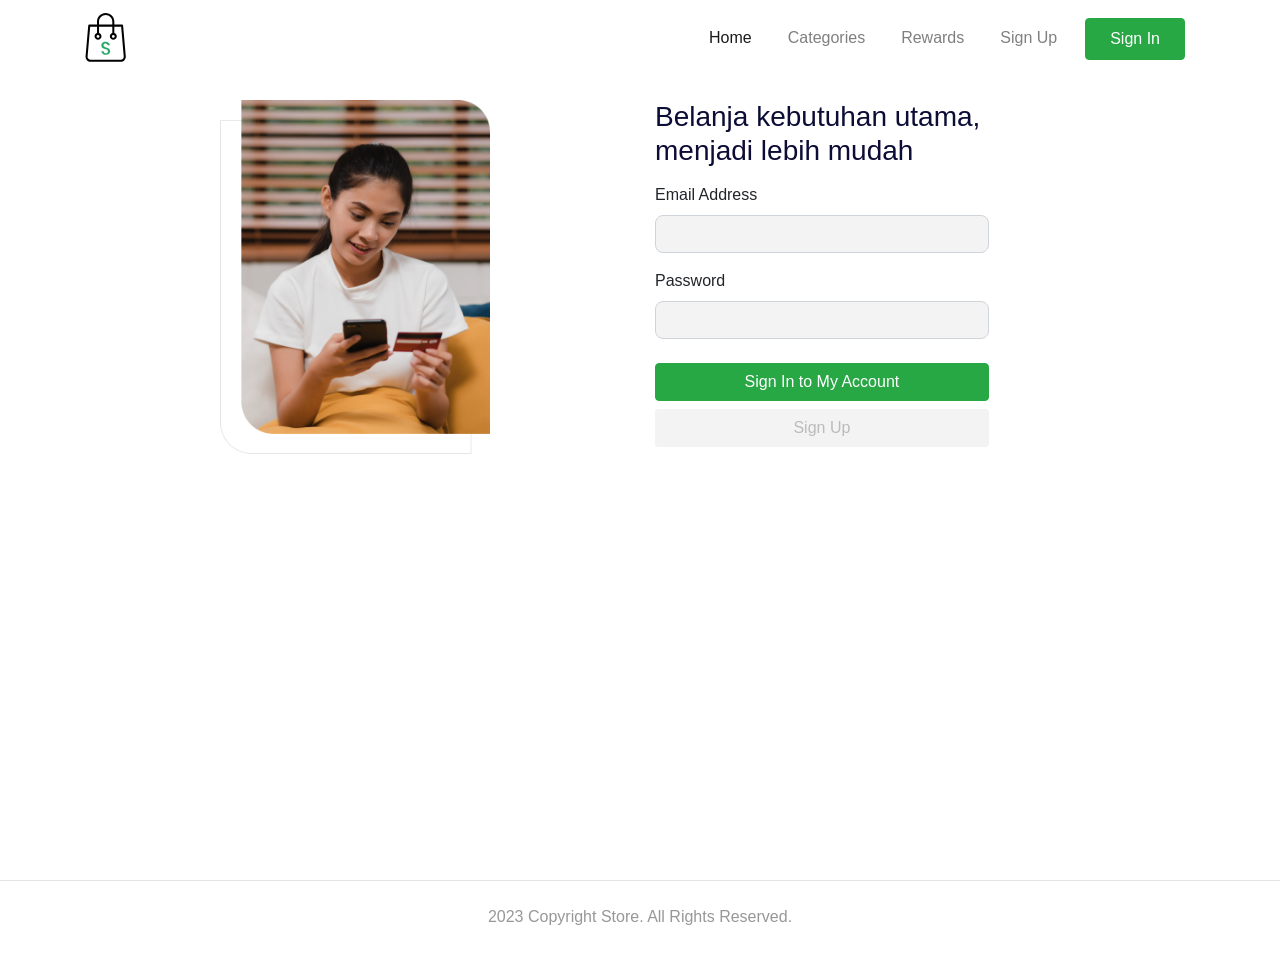
<file: login.html>
<!DOCTYPE html>
<html lang="en">

<head>
  <meta charset="utf-8" />
  <meta name="viewport" content="width=device-width, initial-scale=1, shrink-to-fit=no" />
  <meta name="description" content="" />
  <meta name="author" content="" />

  <title>Store - Your Best Marketplace</title>

  <link href="https://unpkg.com/aos@2.3.1/dist/aos.css" rel="stylesheet" />
  <link href="style/main.css" rel="stylesheet" />
  <link rel="stylesheet" href="https://cdn.jsdelivr.net/npm/bootstrap@4.5.3/dist/css/bootstrap.min.css"
    integrity="sha384-TX8t27EcRE3e/ihU7zmQxVncDAy5uIKz4rEkgIXeMed4M0jlfIDPvg6uqKI2xXr2" crossorigin="anonymous">
</head>

<body>
  <nav class="navbar navbar-expand-lg navbar-light navbar-store fixed-top navbar-fixed-top" data-aos="fade-down">
    <div class="container">
      <a href="index.html" class="navbar-brand">
        <img src="/images/logo.svg" alt="">
      </a>
      <button class="navbar-toggler" type="button" data-toggle="collapse" data-target="#navbarResponsive">
        <span class="navbar-toggler-icon"></span>
      </button>
      <div class="collapse navbar-collapse" id="navbarResponsive">
        <ul class="navbar-nav ml-auto">
          <li class="nav-item active">
            <a href="/index.html" class="nav-link">Home</a>
          </li>
          <li class="nav-item">
            <a href="/categories.html" class="nav-link">Categories</a>
          </li>
          <li class="nav-item">
            <a href="#" class="nav-link">Rewards</a>
          </li>
          <li class="nav-item">
            <a href="/register.html" class="nav-link">Sign Up</a>
          </li>
          <li class="nav-item">
            <a href="/login.html" class="btn btn-success nav-link px-4 text-white">Sign In</a>
          </li>
        </ul>
      </div>
    </div>
  </nav>

  <div class="page-content page-auth">
    <section class="section-store-auth" data-aos="fade-up">
      <div class="container">
        <div class="row align-item-center row-login">
          <div class="col-lg-6 text-center">
            <img src="/images/login-placeholder.png" alt="" class="w-50 mb-4 mb-lg-none">
          </div>
          <div class="col-lg-5">
            <h2>Belanja kebutuhan utama, <br>
              menjadi lebih mudah</h2>
            <form action="" class="mt-3">
              <div class="form-group">
                <label for="">Email Address</label>
                <input type="email" name="" id="" class="form-control w-75">
              </div>
              <div class="form-group">
                <label for="">Password</label>
                <input type="password" name="" id="" class="form-control w-75">
              </div>
              <a href="/dashboard.html" class="btn btn-success btn-block w-75 mt-4">Sign In to My Account</a>
              <a href="/register.html" class="btn btn-signup btn-block w-75 mt-2">Sign Up</a>
            </form>
          </div>
        </div>
      </div>
    </section>
  </div>

  <footer>
    <div class="container">
      <div class="row">
        <div class="col-12 text-center">
          <p class="pt-4 pb-2">
            2023 Copyright Store. All Rights Reserved.
          </p>
        </div>
      </div>
    </div>
  </footer>


  <!-- Bootstrap core JavaScript -->
  <script src="/vendor/jquery/jquery.slim.min.js"></script>
  <script src="/vendor/bootstrap/js/bootstrap.bundle.min.js"></script>
  <!-- <script src="https://code.jquery.com/jquery-3.5.1.slim.min.js"
    integrity="sha384-DfXdz2htPH0lsSSs5nCTpuj/zy4C+OGpamoFVy38MVBnE+IbbVYUew+OrCXaRkfj"
    crossorigin="anonymous"></script>
  <script src="https://cdn.jsdelivr.net/npm/popper.js@1.16.1/dist/umd/popper.min.js"
    integrity="sha384-9/reFTGAW83EW2RDu2S0VKaIzap3H66lZH81PoYlFhbGU+6BZp6G7niu735Sk7lN"
    crossorigin="anonymous"></script>
  <script src="https://cdn.jsdelivr.net/npm/bootstrap@4.5.3/dist/js/bootstrap.min.js"
    integrity="sha384-w1Q4orYjBQndcko6MimVbzY0tgp4pWB4lZ7lr30WKz0vr/aWKhXdBNmNb5D92v7s"
    crossorigin="anonymous"></script> -->
  <script src="https://unpkg.com/aos@2.3.1/dist/aos.js"></script>

  <script>
    AOS.init();
  </script>
  <script src="/script/navbar-scroll.js"></script>
</body>

</html>
</file>
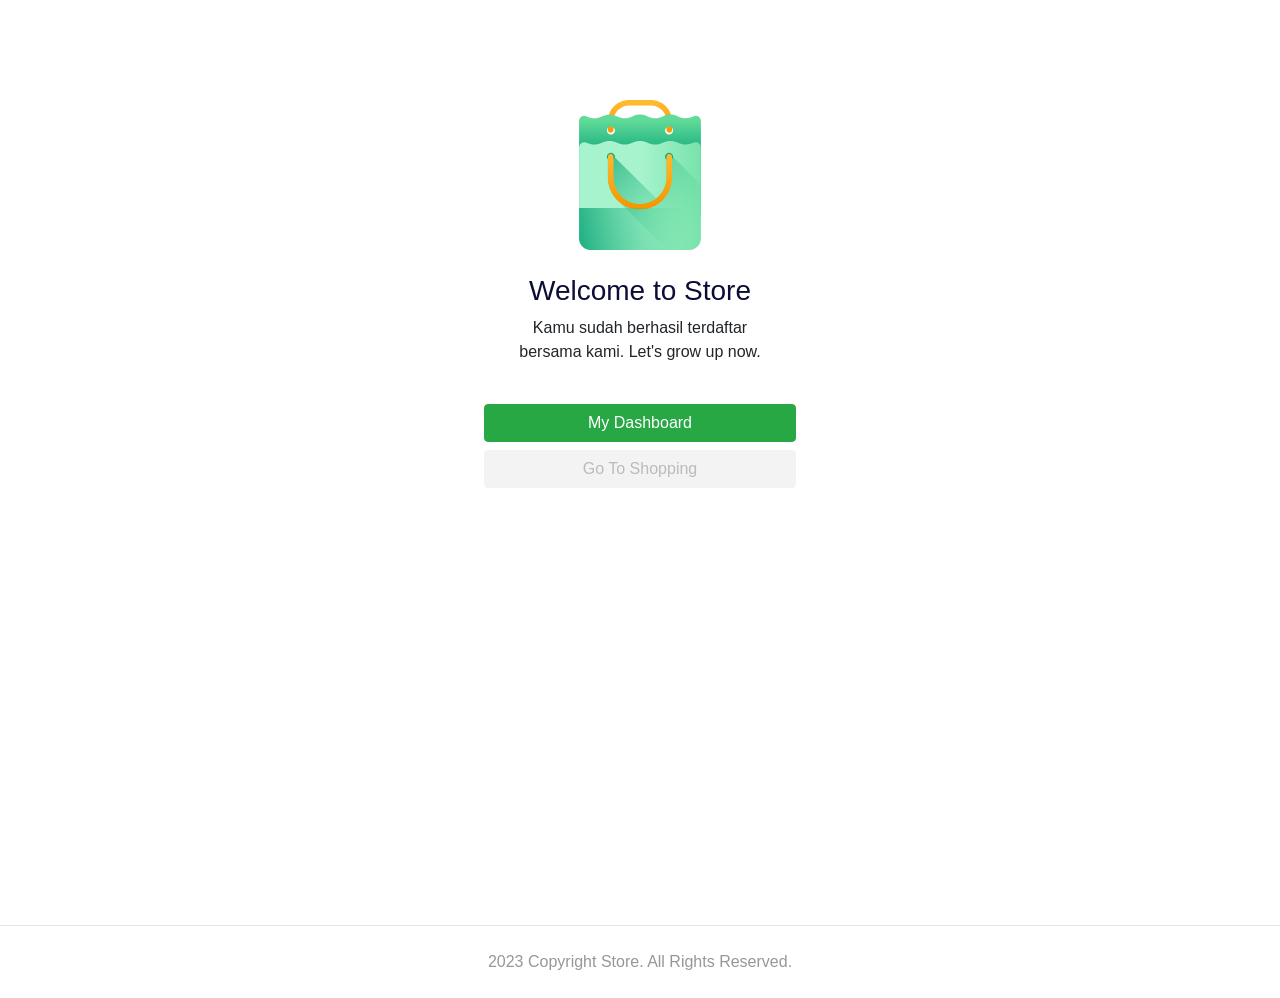
<file: register-success.html>
<!DOCTYPE html>
<html lang="en">

<head>
  <meta charset="utf-8" />
  <meta name="viewport" content="width=device-width, initial-scale=1, shrink-to-fit=no" />
  <meta name="description" content="" />
  <meta name="author" content="" />

  <title>Store - Your Best Marketplace</title>

  <link href="https://unpkg.com/aos@2.3.1/dist/aos.css" rel="stylesheet" />
  <link href="style/main.css" rel="stylesheet" />
  <link rel="stylesheet" href="https://cdn.jsdelivr.net/npm/bootstrap@4.5.3/dist/css/bootstrap.min.css"
    integrity="sha384-TX8t27EcRE3e/ihU7zmQxVncDAy5uIKz4rEkgIXeMed4M0jlfIDPvg6uqKI2xXr2" crossorigin="anonymous">
</head>

<body>
  <div class="page-content page-success">
    <div class="section-success" data-aos="zoom-in">
      <div class="containe">
        <div class="row align-item-center row-login justify-content-center">
          <div class="col-lg-6 text-center">
            <img src="/images/success.svg" alt="" class="mb-4">
            <h2>Welcome to Store</h2>
            <p>
              Kamu sudah berhasil terdaftar <br> bersama kami. Let's grow up now.
            </p>
            <a href="/dashboard.html" class="btn btn-success w-50 mt-4">My Dashboard</a>
            <a href="/dashboard.html" class="btn btn-signup w-50 mt-2">Go To Shopping</a>
          </div>
        </div>
      </div>
    </div>
  </div>

  <footer>
    <div class="container">
      <div class="row">
        <div class="col-12 text-center">
          <p class="pt-4 pb-2">
            2023 Copyright Store. All Rights Reserved.
          </p>
        </div>
      </div>
    </div>
  </footer>


  <!-- Bootstrap core JavaScript -->
  <script src="/vendor/jquery/jquery.slim.min.js"></script>
  <script src="/vendor/bootstrap/js/bootstrap.bundle.min.js"></script>
  <!-- <script src="https://code.jquery.com/jquery-3.5.1.slim.min.js"
    integrity="sha384-DfXdz2htPH0lsSSs5nCTpuj/zy4C+OGpamoFVy38MVBnE+IbbVYUew+OrCXaRkfj"
    crossorigin="anonymous"></script>
  <script src="https://cdn.jsdelivr.net/npm/popper.js@1.16.1/dist/umd/popper.min.js"
    integrity="sha384-9/reFTGAW83EW2RDu2S0VKaIzap3H66lZH81PoYlFhbGU+6BZp6G7niu735Sk7lN"
    crossorigin="anonymous"></script>
  <script src="https://cdn.jsdelivr.net/npm/bootstrap@4.5.3/dist/js/bootstrap.min.js"
    integrity="sha384-w1Q4orYjBQndcko6MimVbzY0tgp4pWB4lZ7lr30WKz0vr/aWKhXdBNmNb5D92v7s"
    crossorigin="anonymous"></script> -->
  <script src="https://unpkg.com/aos@2.3.1/dist/aos.js"></script>

  <script>
    AOS.init();
  </script>
  <script src="/script/navbar-scroll.js"></script>
</body>

</html>
</file>
